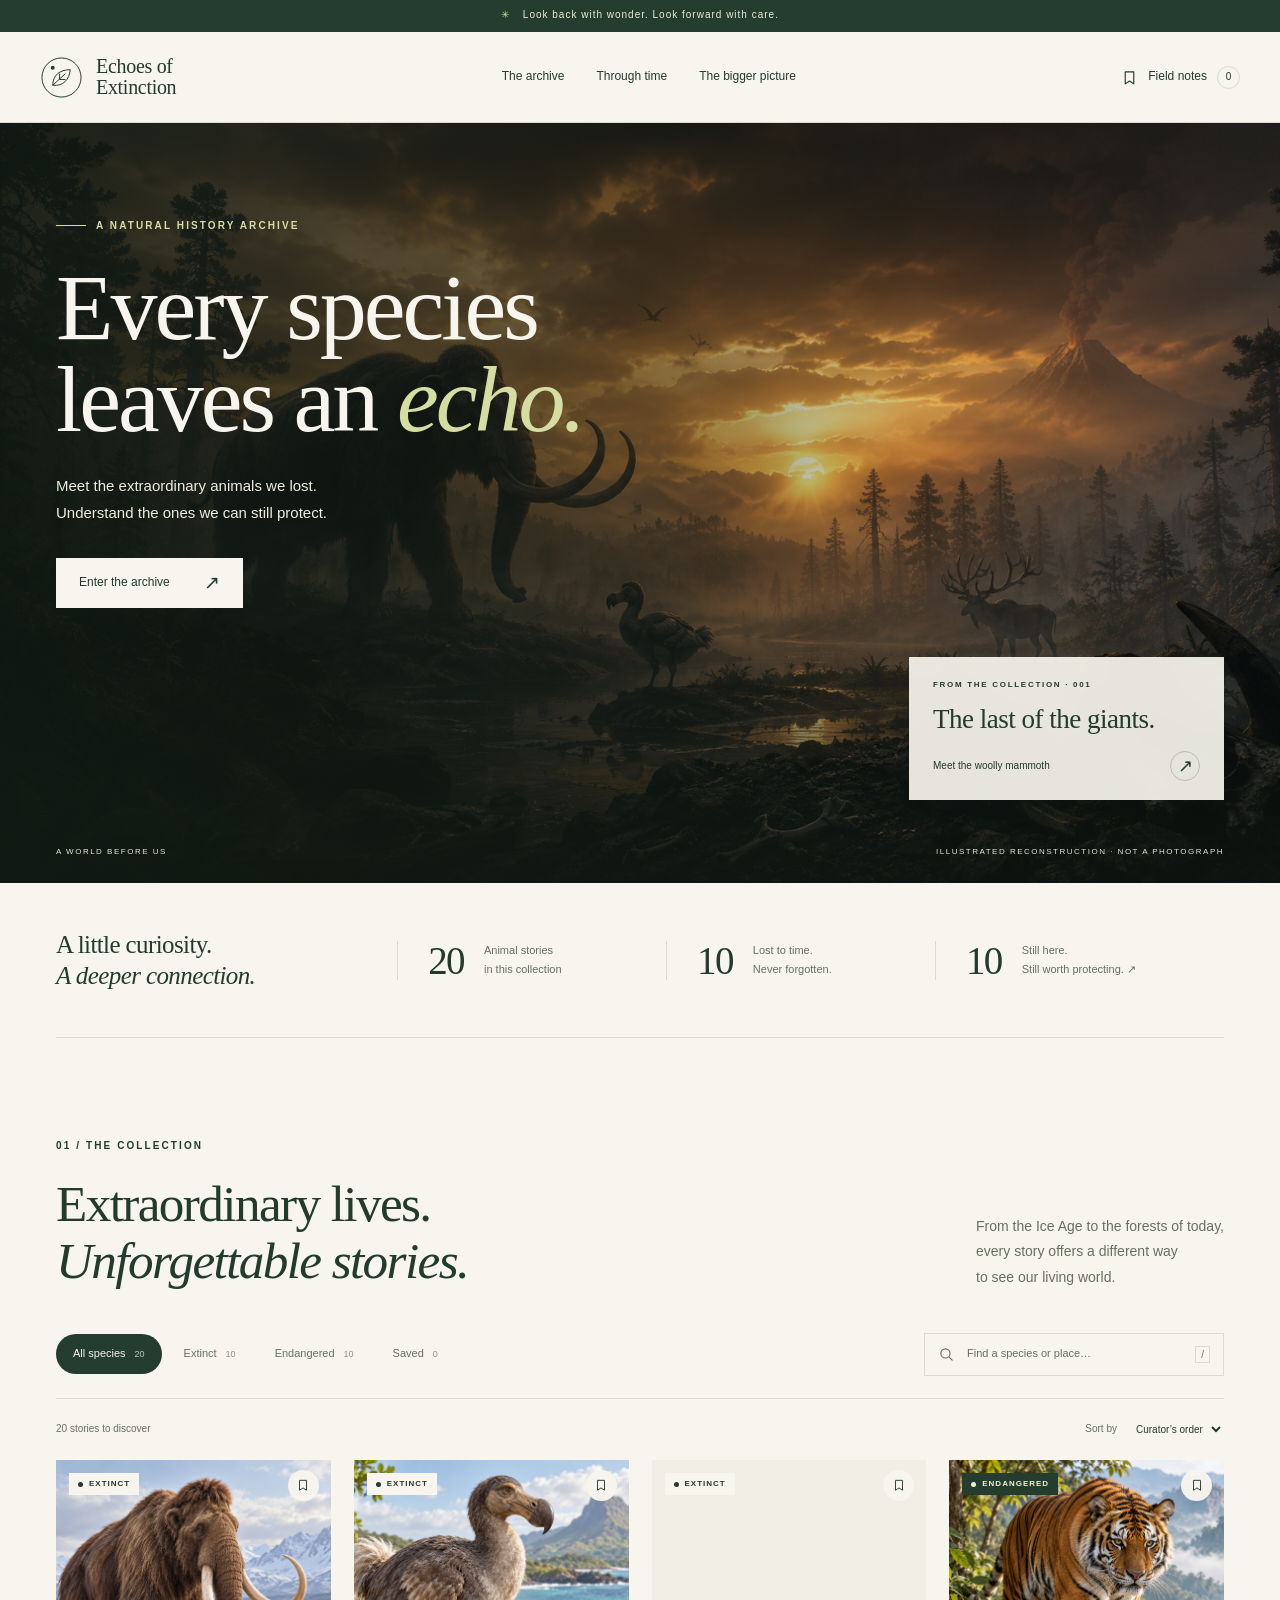
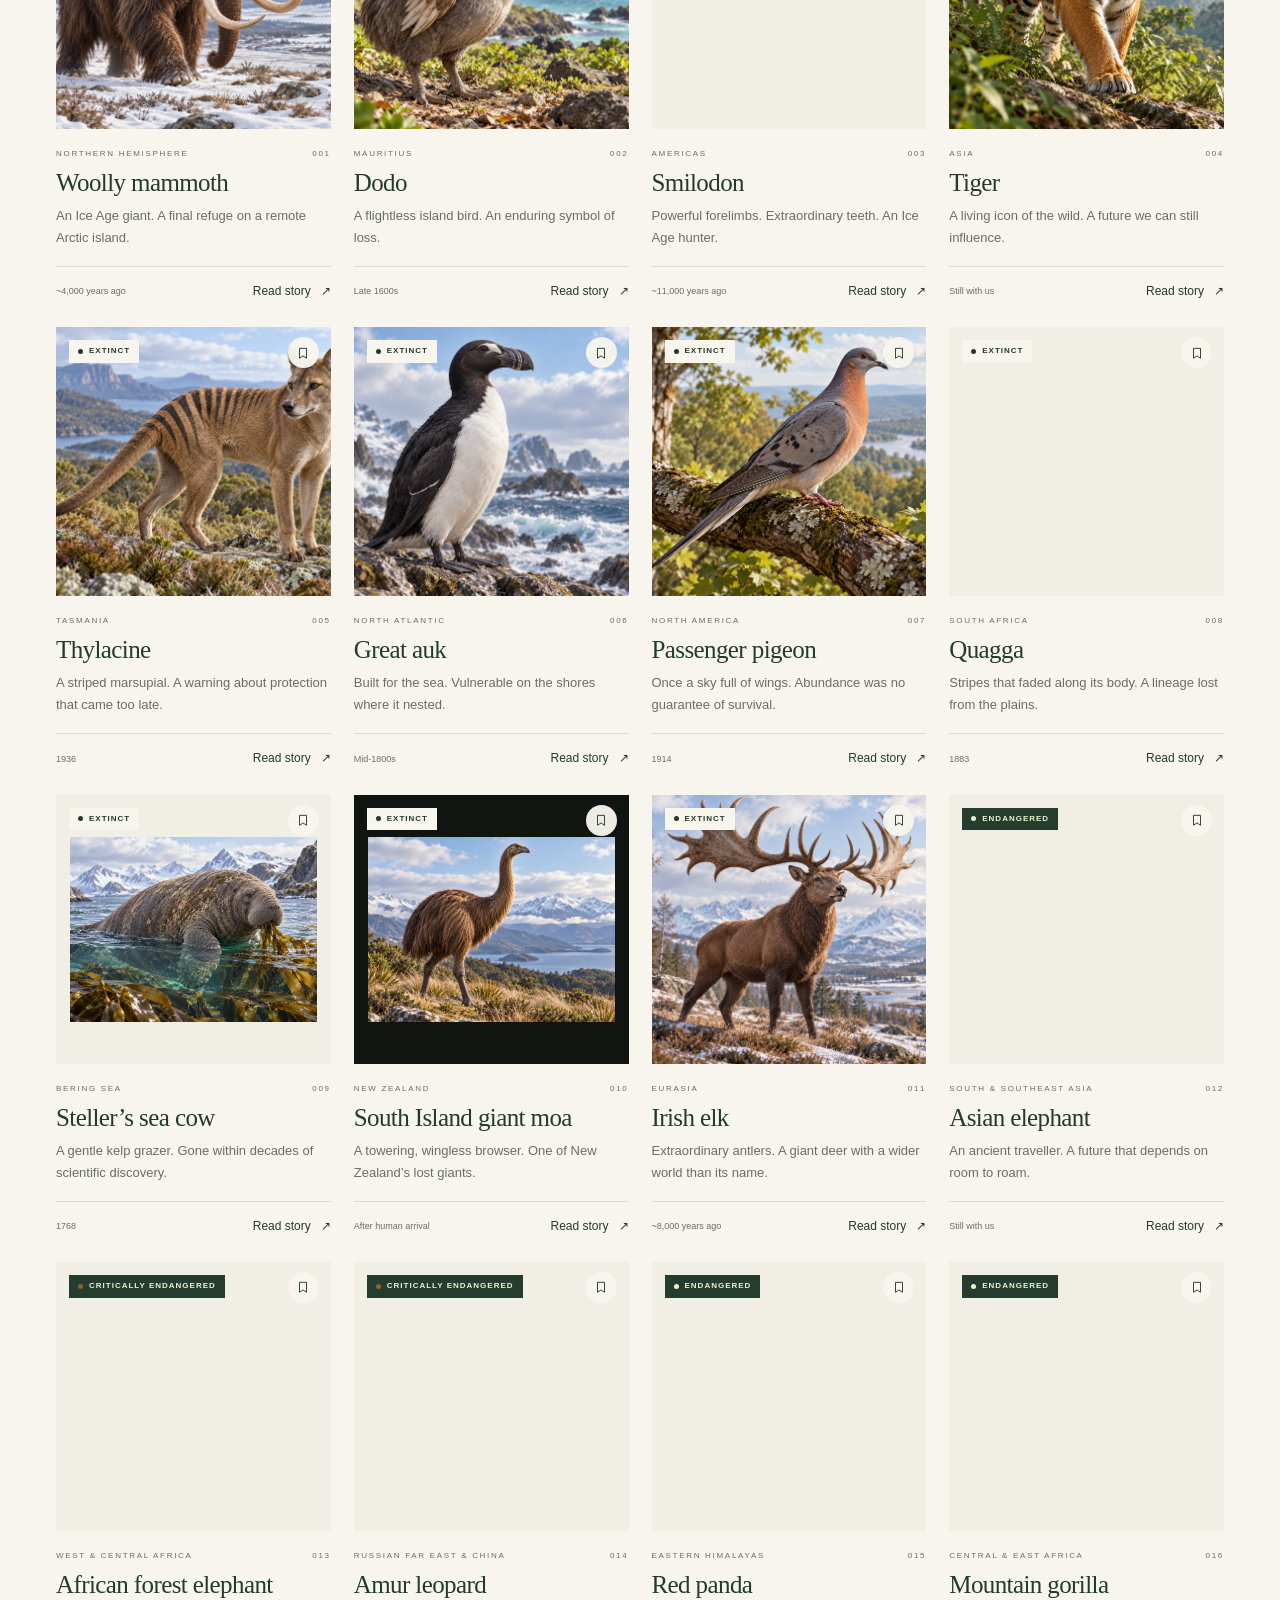
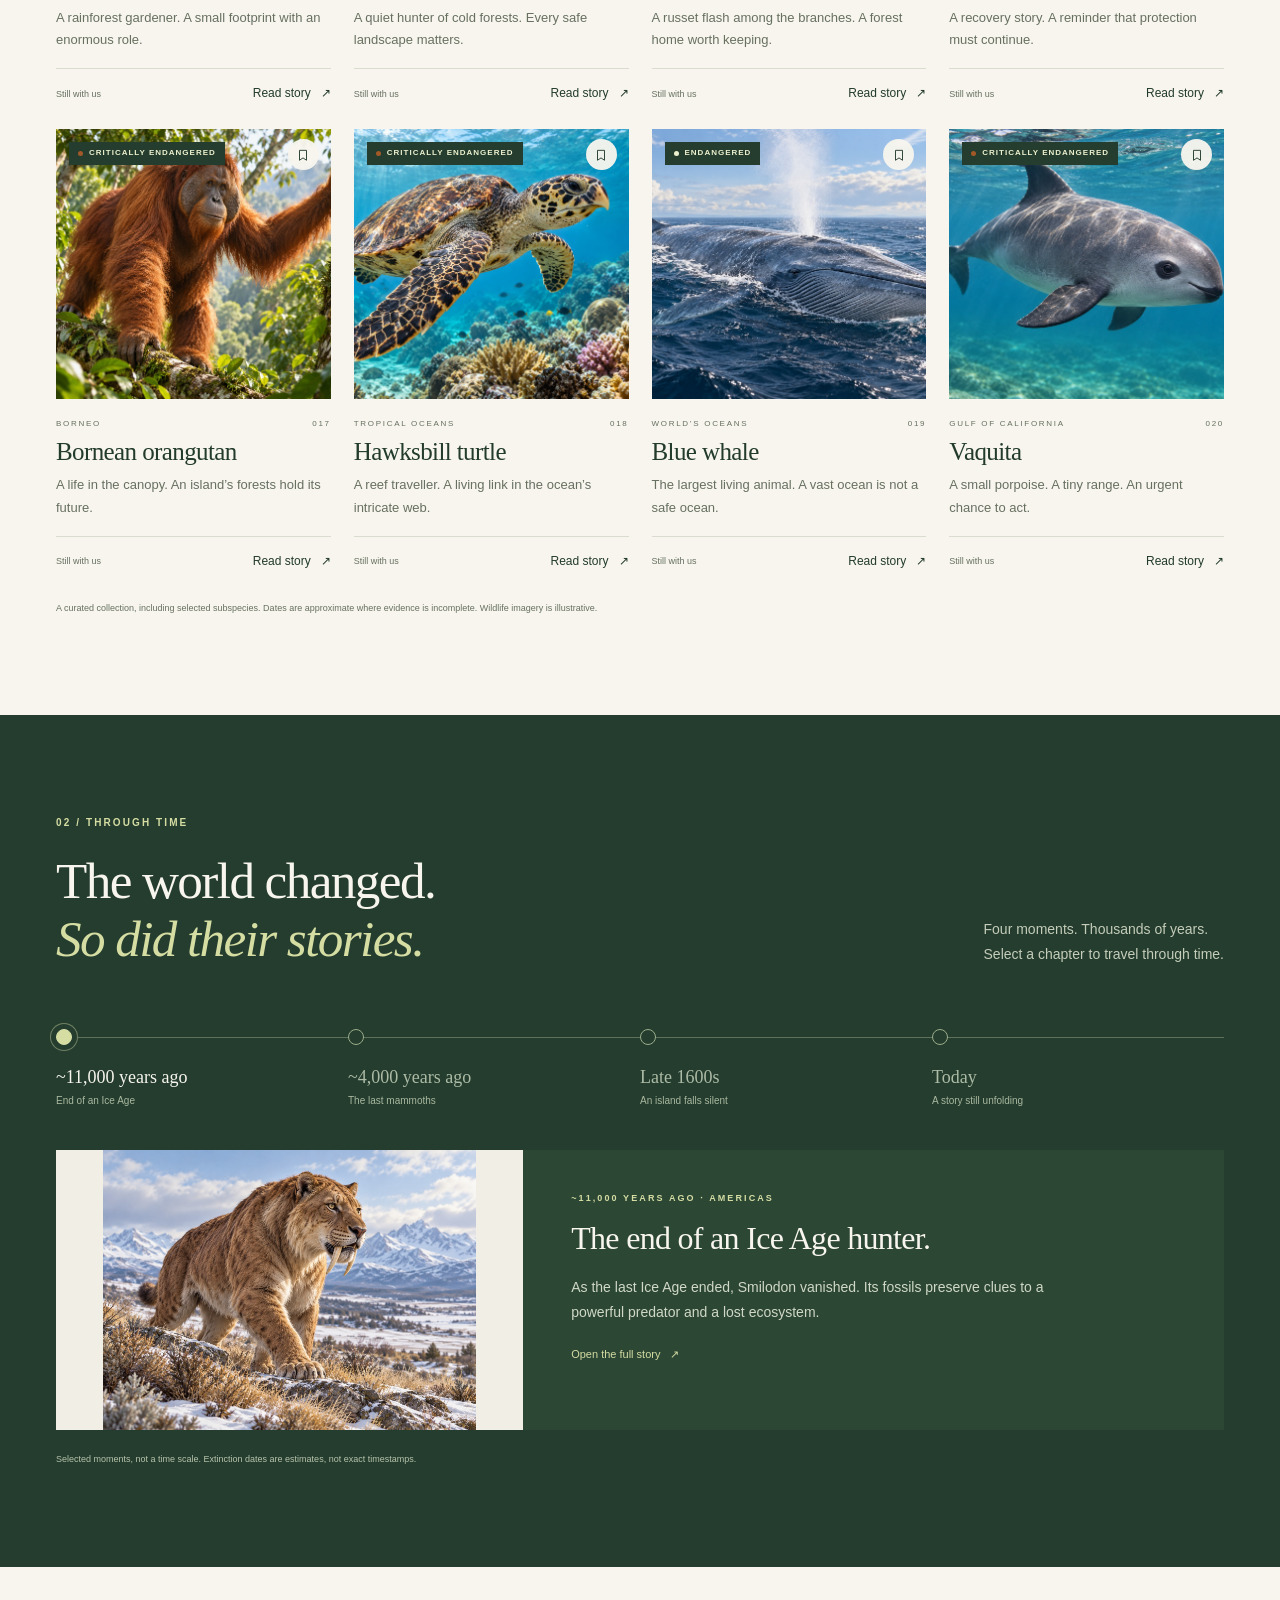
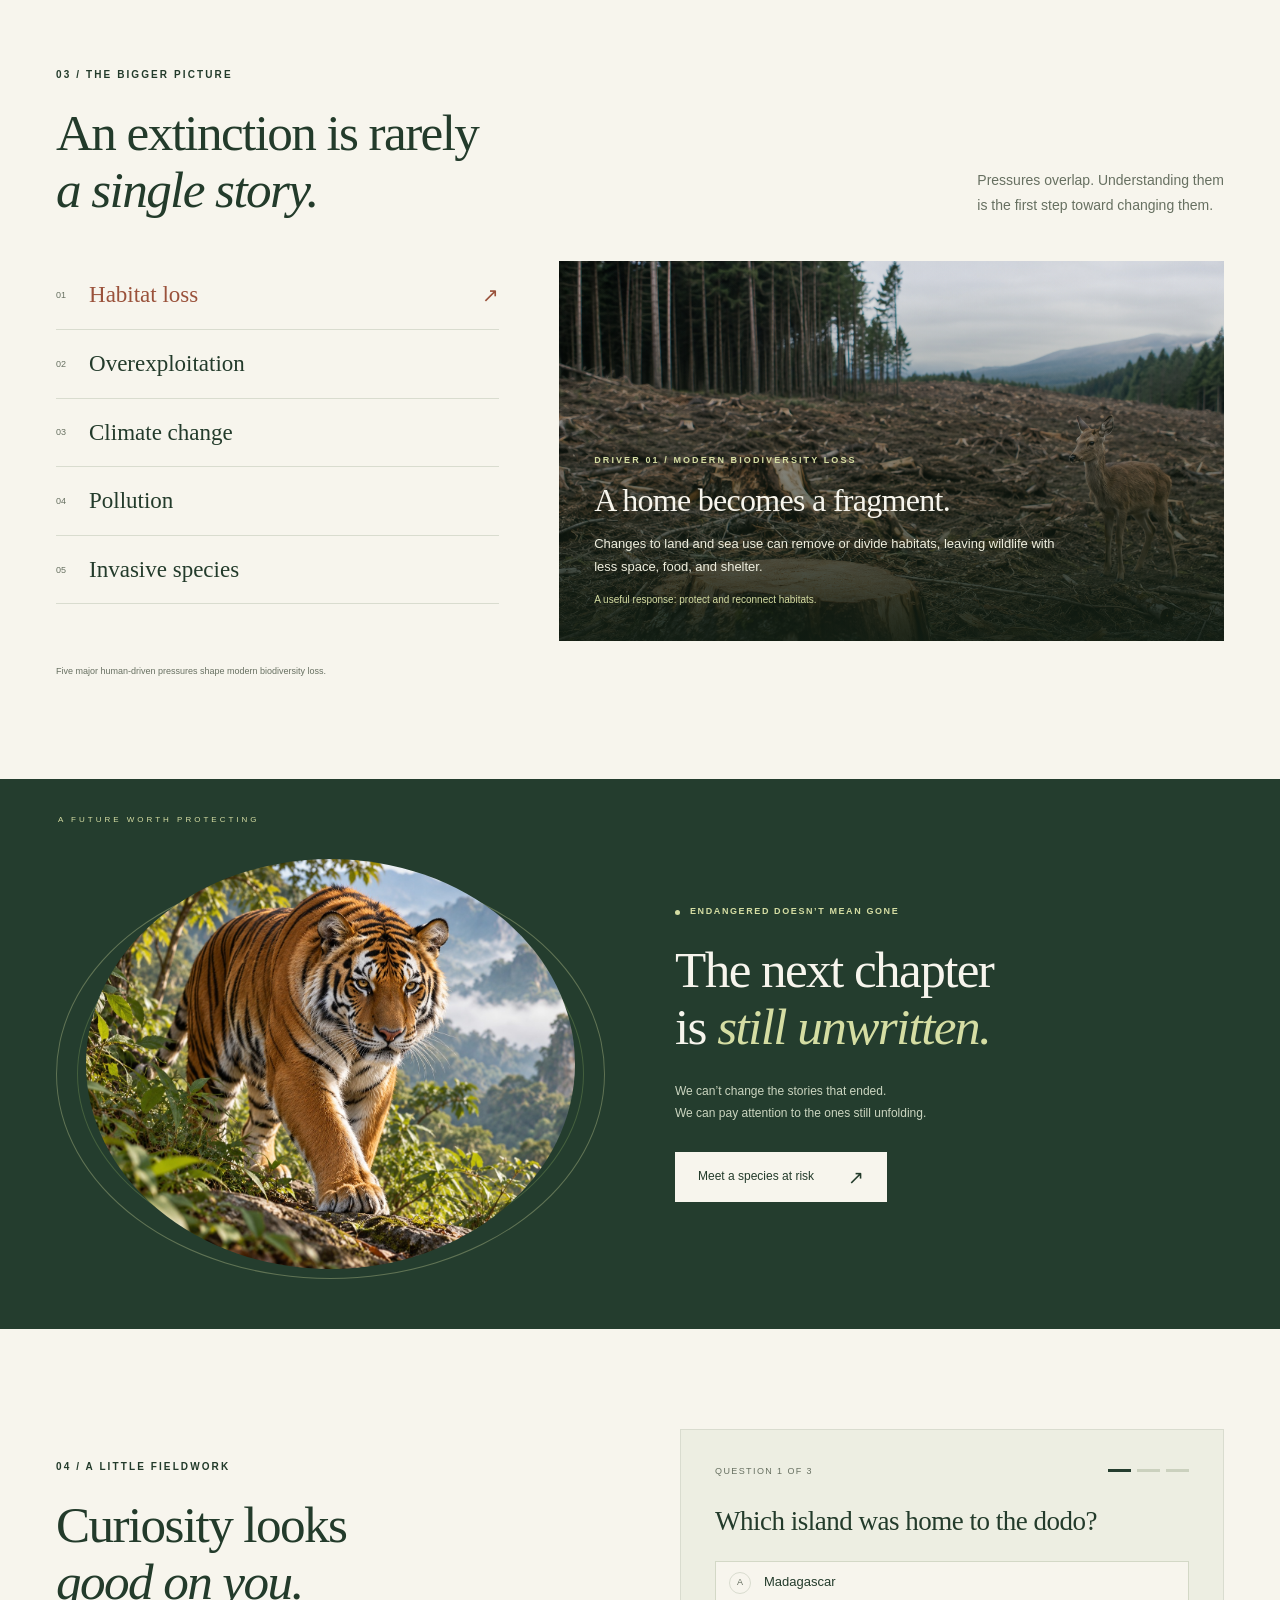
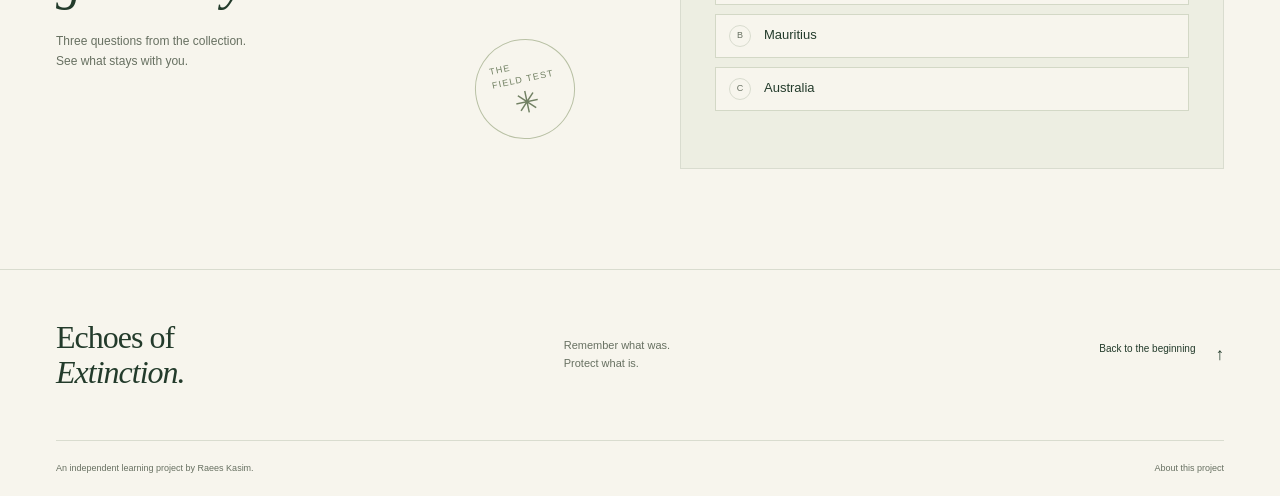
<file: index.html>
<!doctype html>
<html lang="en">
  <head>
    <meta name="google-site-verification" content="qbUpSSSdARyvT0BjKjvGjYnX9CFPfR_WGxmiuIFf3VI" />
    <meta charset="utf-8" />
    <meta name="viewport" content="width=device-width, initial-scale=1" />
    <meta name="theme-color" content="#243d2e" />
    <meta
      name="description"
      content="A natural history archive of extraordinary species. Explore extinct animals, discover wildlife at risk, and understand the stories behind extinction."
    />
    <title>Echoes of Extinction — A natural history archive</title>
    <link rel="icon" href="favicon.svg" type="image/svg+xml" />
    <link rel="stylesheet" href="design.css" />
    <link rel="preload" href="exti.png" as="image" />
    <script src="species-data.js" defer></script>
    <script src="app.js" defer></script>
  </head>
  <body>
    <a class="skip-link" href="#main">Skip to content</a>
    <div class="reading-progress" aria-hidden="true">
      <span id="reading-progress"></span>
    </div>
    <div class="announcement">
      <span aria-hidden="true">✳</span> Look back with wonder. Look forward with
      care.
    </div>
    <header class="site-header">
      <div class="header-inner">
        <a class="brand" href="#home" aria-label="Echoes of Extinction, home">
          <svg
            class="brand-mark"
            viewBox="0 0 44 44"
            fill="none"
            aria-hidden="true"
          >
            <circle cx="22" cy="22" r="20" stroke="currentColor" />
            <path
              d="M13 30c0-10 7-16 18-16-1 10-7 17-18 16Z"
              stroke="currentColor"
            />
            <path d="m13 30 13-12M20 24v-6M20 24h6" stroke="currentColor" />
            <circle cx="13" cy="12" r="2" fill="currentColor" />
          </svg>
          <span>Echoes of<br /><strong>Extinction</strong></span>
        </a>
        <nav class="desktop-nav" aria-label="Main navigation">
          <a href="#archive">The archive</a><a href="#timeline">Through time</a
          ><a href="#causes">The bigger picture</a>
        </nav>
        <div class="header-actions">
          <button
            class="saved-header"
            id="show-saved"
            aria-label="View saved species"
          >
            <svg viewBox="0 0 24 24" fill="none" aria-hidden="true">
              <path
                d="M6 4h12v17l-6-4-6 4V4Z"
                stroke="currentColor"
                stroke-width="1.6"
                stroke-linejoin="round"
              /></svg
            ><span class="saved-label">Field notes</span
            ><span class="saved-count" id="saved-count">0</span>
          </button>
          <button
            class="menu-toggle icon-button"
            id="menu-toggle"
            aria-expanded="false"
            aria-controls="mobile-nav"
            aria-label="Open navigation menu"
          >
            <svg viewBox="0 0 24 24" fill="none" aria-hidden="true">
              <path
                d="M4 7h16M4 12h16M4 17h16"
                stroke="currentColor"
                stroke-width="1.6"
              />
            </svg>
          </button>
        </div>
      </div>
      <nav
        id="mobile-nav"
        class="mobile-nav"
        aria-label="Mobile navigation"
        hidden
      >
        <a href="#archive">The archive <span aria-hidden="true">↗</span></a
        ><a href="#timeline">Through time <span aria-hidden="true">↗</span></a
        ><a href="#causes"
          >The bigger picture <span aria-hidden="true">↗</span></a
        ><a href="#conservation"
          >A future worth protecting <span aria-hidden="true">↗</span></a
        >
      </nav>
    </header>
    <main id="main">
      <section class="hero" id="home" aria-labelledby="hero-title">
        <img
          class="hero-art"
          src="exti.png"
          alt="An illustrated prehistoric landscape with a woolly mammoth beside a river at sunset"
          width="1672"
          height="941"
          fetchpriority="high"
        />
        <div class="hero-shade" aria-hidden="true"></div>
        <div class="hero-inner container">
          <div class="hero-copy">
            <p class="eyebrow light">
              <span class="line" aria-hidden="true"></span> A natural history
              archive
            </p>
            <h1 id="hero-title">Every species<br />leaves an <em>echo.</em></h1>
            <p class="hero-description">
              Meet the extraordinary animals we lost.<br />Understand the ones
              we can still protect.
            </p>
            <a class="button button-cream" href="#archive"
              >Enter the archive <span aria-hidden="true">↗</span></a
            >
          </div>
          <button class="hero-story" data-species="mammoth">
            <span class="eyebrow">From the collection · 001</span
            ><span class="hero-story-title">The last of the giants.</span
            ><span class="hero-story-bottom"
              >Meet the woolly mammoth
              <span class="circle-arrow" aria-hidden="true">↗</span></span
            >
          </button>
          <div class="hero-caption">
            <span>A world before us</span
            ><span>Illustrated reconstruction · not a photograph</span>
          </div>
        </div>
      </section>
      <section class="intro-strip container" aria-label="About the archive">
        <p>A little curiosity.<br /><em>A deeper connection.</em></p>
        <div>
          <span class="intro-number" id="intro-total">20</span
          ><span>Animal stories<br />in this collection</span>
        </div>
        <div>
          <span class="intro-number" id="intro-extinct">10</span
          ><span>Lost to time.<br />Never forgotten.</span>
        </div>
        <a href="#conservation"
          ><span class="intro-number" id="intro-living">10</span
          ><span
            >Still here.<br />Still worth protecting.
            <span aria-hidden="true">↗</span></span
          ></a
        >
      </section>
      <section
        class="archive section-space container"
        id="archive"
        aria-labelledby="archive-title"
      >
        <div class="section-heading">
          <div>
            <p class="eyebrow">01 / The collection</p>
            <h2 id="archive-title">
              Extraordinary lives.<br /><em>Unforgettable stories.</em>
            </h2>
          </div>
          <p class="heading-note">
            From the Ice Age to the forests of today,<br />every story offers a
            different way<br />to see our living world.
          </p>
        </div>
        <div class="archive-toolbar">
          <div
            class="filter-group"
            aria-label="Filter species by conservation status"
          >
            <button class="filter active" data-filter="all" aria-pressed="true">
              All species <span id="all-filter-count">20</span></button
            ><button class="filter" data-filter="extinct" aria-pressed="false">
              Extinct <span id="extinct-filter-count">10</span></button
            ><button
              class="filter"
              data-filter="endangered"
              aria-pressed="false"
            >
              Endangered <span id="endangered-filter-count">10</span></button
            ><button class="filter" data-filter="saved" aria-pressed="false">
              Saved <span id="saved-filter-count">0</span>
            </button>
          </div>
          <div class="search-field">
            <svg viewBox="0 0 24 24" fill="none" aria-hidden="true">
              <circle
                cx="10.5"
                cy="10.5"
                r="6.5"
                stroke="currentColor"
                stroke-width="1.6"
              />
              <path
                d="m16 16 4 4"
                stroke="currentColor"
                stroke-width="1.6"
                stroke-linecap="round"
              /></svg
            ><label class="sr-only" for="species-search"
              >Search species, place, or scientific name</label
            ><input
              type="search"
              id="species-search"
              placeholder="Find a species or place…"
              autocomplete="off"
            /><kbd aria-hidden="true">/</kbd>
          </div>
        </div>
        <div class="archive-meta">
          <p id="result-count" role="status" aria-live="polite">
            20 stories to discover
          </p>
          <label class="sort-label" for="species-sort"
            >Sort by
            <select id="species-sort">
              <option value="featured">Curator’s order</option>
              <option value="name">Name A–Z</option>
            </select></label
          >
        </div>
        <div class="species-grid" id="species-grid"></div>
        <div class="empty-state" id="empty-state" hidden>
          <span class="empty-mark" aria-hidden="true">✳</span>
          <h3 id="empty-title">No species found.</h3>
          <p id="empty-description">
            Try another name, place, or a different filter.
          </p>
          <button class="button button-green" id="reset-filters">
            Explore all species <span aria-hidden="true">↗</span>
          </button>
        </div>
        <p class="archive-footnote">A curated collection, including selected subspecies. Dates are approximate where evidence is incomplete. Wildlife imagery is illustrative.</p>
        <noscript><div class="no-script"><h3>Explore the collection</h3><p>Interactive search and story panels require JavaScript.</p></div></noscript>
      </section>
      <section
        class="timeline-section section-space"
        id="timeline"
        aria-labelledby="timeline-title"
      >
        <div class="container">
          <div class="section-heading">
            <div>
              <p class="eyebrow light">02 / Through time</p>
              <h2 id="timeline-title">
                The world changed.<br /><em>So did their stories.</em>
              </h2>
            </div>
            <p class="heading-note">
              Four moments. Thousands of years.<br />Select a chapter to travel
              through time.
            </p>
          </div>
          <div
            class="timeline-tabs"
            role="tablist"
            aria-label="Select a moment in natural history"
          >
            <button
              class="timeline-tab active"
              id="time-smilodon"
              role="tab"
              aria-selected="true"
              aria-controls="timeline-panel"
              tabindex="0"
              data-time="smilodon"
            >
              <span class="timeline-dot" aria-hidden="true"></span
              ><strong>~11,000 years ago</strong><span>End of an Ice Age</span>
            </button>
            <button
              class="timeline-tab"
              id="time-mammoth"
              role="tab"
              aria-selected="false"
              aria-controls="timeline-panel"
              tabindex="-1"
              data-time="mammoth"
            >
              <span class="timeline-dot" aria-hidden="true"></span
              ><strong>~4,000 years ago</strong><span>The last mammoths</span>
            </button>
            <button
              class="timeline-tab"
              id="time-dodo"
              role="tab"
              aria-selected="false"
              aria-controls="timeline-panel"
              tabindex="-1"
              data-time="dodo"
            >
              <span class="timeline-dot" aria-hidden="true"></span
              ><strong>Late 1600s</strong><span>An island falls silent</span>
            </button>
            <button
              class="timeline-tab"
              id="time-tiger"
              role="tab"
              aria-selected="false"
              aria-controls="timeline-panel"
              tabindex="-1"
              data-time="tiger"
            >
              <span class="timeline-dot" aria-hidden="true"></span
              ><strong>Today</strong><span>A story still unfolding</span>
            </button>
          </div>
          <div
            id="timeline-panel"
            class="timeline-panel"
            role="tabpanel"
            aria-labelledby="time-smilodon"
            tabindex="0"
          ></div>
          <p class="timeline-note">
            Selected moments, not a time scale. Extinction dates are estimates,
            not exact timestamps.
          </p>
        </div>
      </section>
      <section
        class="causes-section section-space container"
        id="causes"
        aria-labelledby="causes-title"
      >
        <div class="section-heading">
          <div>
            <p class="eyebrow">03 / The bigger picture</p>
            <h2 id="causes-title">
              An extinction is rarely<br /><em>a single story.</em>
            </h2>
          </div>
          <p class="heading-note">
            Pressures overlap. Understanding them<br />is the first step toward
            changing them.
          </p>
        </div>
        <div class="causes-layout">
          <div
            class="cause-list"
            role="tablist"
            aria-label="Explore drivers of biodiversity loss"
            aria-orientation="vertical"
          >
            <button
              class="cause-tab active"
              id="cause-habitat"
              role="tab"
              aria-selected="true"
              aria-controls="cause-panel"
              tabindex="0"
              data-cause="habitat"
            >
              <span>01</span> Habitat loss <span aria-hidden="true">↗</span>
            </button>
            <button
              class="cause-tab"
              id="cause-exploitation"
              role="tab"
              aria-selected="false"
              aria-controls="cause-panel"
              tabindex="-1"
              data-cause="exploitation"
            >
              <span>02</span> Overexploitation <span aria-hidden="true">↗</span>
            </button>
            <button
              class="cause-tab"
              id="cause-climate"
              role="tab"
              aria-selected="false"
              aria-controls="cause-panel"
              tabindex="-1"
              data-cause="climate"
            >
              <span>03</span> Climate change <span aria-hidden="true">↗</span>
            </button>
            <button
              class="cause-tab"
              id="cause-pollution"
              role="tab"
              aria-selected="false"
              aria-controls="cause-panel"
              tabindex="-1"
              data-cause="pollution"
            >
              <span>04</span> Pollution <span aria-hidden="true">↗</span>
            </button>
            <button
              class="cause-tab"
              id="cause-invasive"
              role="tab"
              aria-selected="false"
              aria-controls="cause-panel"
              tabindex="-1"
              data-cause="invasive"
            >
              <span>05</span> Invasive species <span aria-hidden="true">↗</span>
            </button>
          </div>
          <div
            class="cause-panel"
            id="cause-panel"
            role="tabpanel"
            aria-labelledby="cause-habitat"
            tabindex="0"
          ></div>
        </div>
        <p class="source-note">Five major human-driven pressures shape modern biodiversity loss.</p>
      </section>
      <section
        class="conservation-section"
        id="conservation"
        aria-labelledby="conservation-title"
      >
        <div class="container conservation-layout">
          <div class="conservation-art" aria-hidden="true">
            <div class="conservation-orbit"></div>
            <span class="orbit-label">A future worth protecting</span
            ><img
              class="wildlife-photo"
              src="assets/animals/tiger.jpg"
              alt=""
              loading="lazy"
              width="1280"
              height="853"
            />
          </div>
          <div class="conservation-copy">
            <p class="eyebrow light">
              <span class="status-dot" aria-hidden="true"></span> Endangered
              doesn’t mean gone
            </p>
            <h2 id="conservation-title">
              The next chapter<br />is <em>still unwritten.</em>
            </h2>
            <p>
              We can’t change the stories that ended.<br />We can pay attention
              to the ones still unfolding.
            </p>
            <button class="button button-cream" id="explore-endangered">
              Meet a species at risk <span aria-hidden="true">↗</span></button
            >
          </div>
        </div>
      </section>
      <section
        class="challenge-section section-space container"
        id="challenge"
        aria-labelledby="challenge-title"
      >
        <div class="challenge-intro">
          <p class="eyebrow">04 / A little fieldwork</p>
          <h2 id="challenge-title">
            Curiosity looks<br /><em>good on you.</em>
          </h2>
          <p>
            Three questions from the collection.<br />See what stays with you.
          </p>
          <span class="challenge-stamp" aria-hidden="true"
            >THE<br />FIELD TEST <span>✳</span></span
          >
        </div>
        <div class="quiz-panel" id="quiz-panel" aria-live="polite"></div>
      </section>
      <footer class="site-footer">
        <div class="container footer-top">
          <a class="footer-brand" href="#home"
            >Echoes of <em>Extinction.</em></a
          >
          <p>Remember what was.<br />Protect what is.</p>
          <a href="#home" class="back-to-top"
            >Back to the beginning <span aria-hidden="true">↑</span></a
          >
        </div>
        <div class="container footer-bottom">
          <p>
            An independent learning project by
            Raees Kasim.
          </p>
          <div>
            <button class="text-button" id="show-sources">About this project</button
            >
          </div>
        </div>
      </footer>
    </main>
    <dialog
      class="story-dialog"
      id="story-dialog"
      aria-labelledby="dialog-title"
    >
      <button
        class="dialog-close icon-button"
        id="dialog-close"
        aria-label="Close story"
      >
        <svg viewBox="0 0 24 24" fill="none" aria-hidden="true">
          <path
            d="m6 6 12 12M18 6 6 18"
            stroke="currentColor"
            stroke-width="1.8"
            stroke-linecap="round"
          />
        </svg>
      </button>
      <div id="dialog-content"></div>
    </dialog>
    <div id="toast" class="toast" role="status" aria-live="polite"></div>
  </body>
</html>
</file>
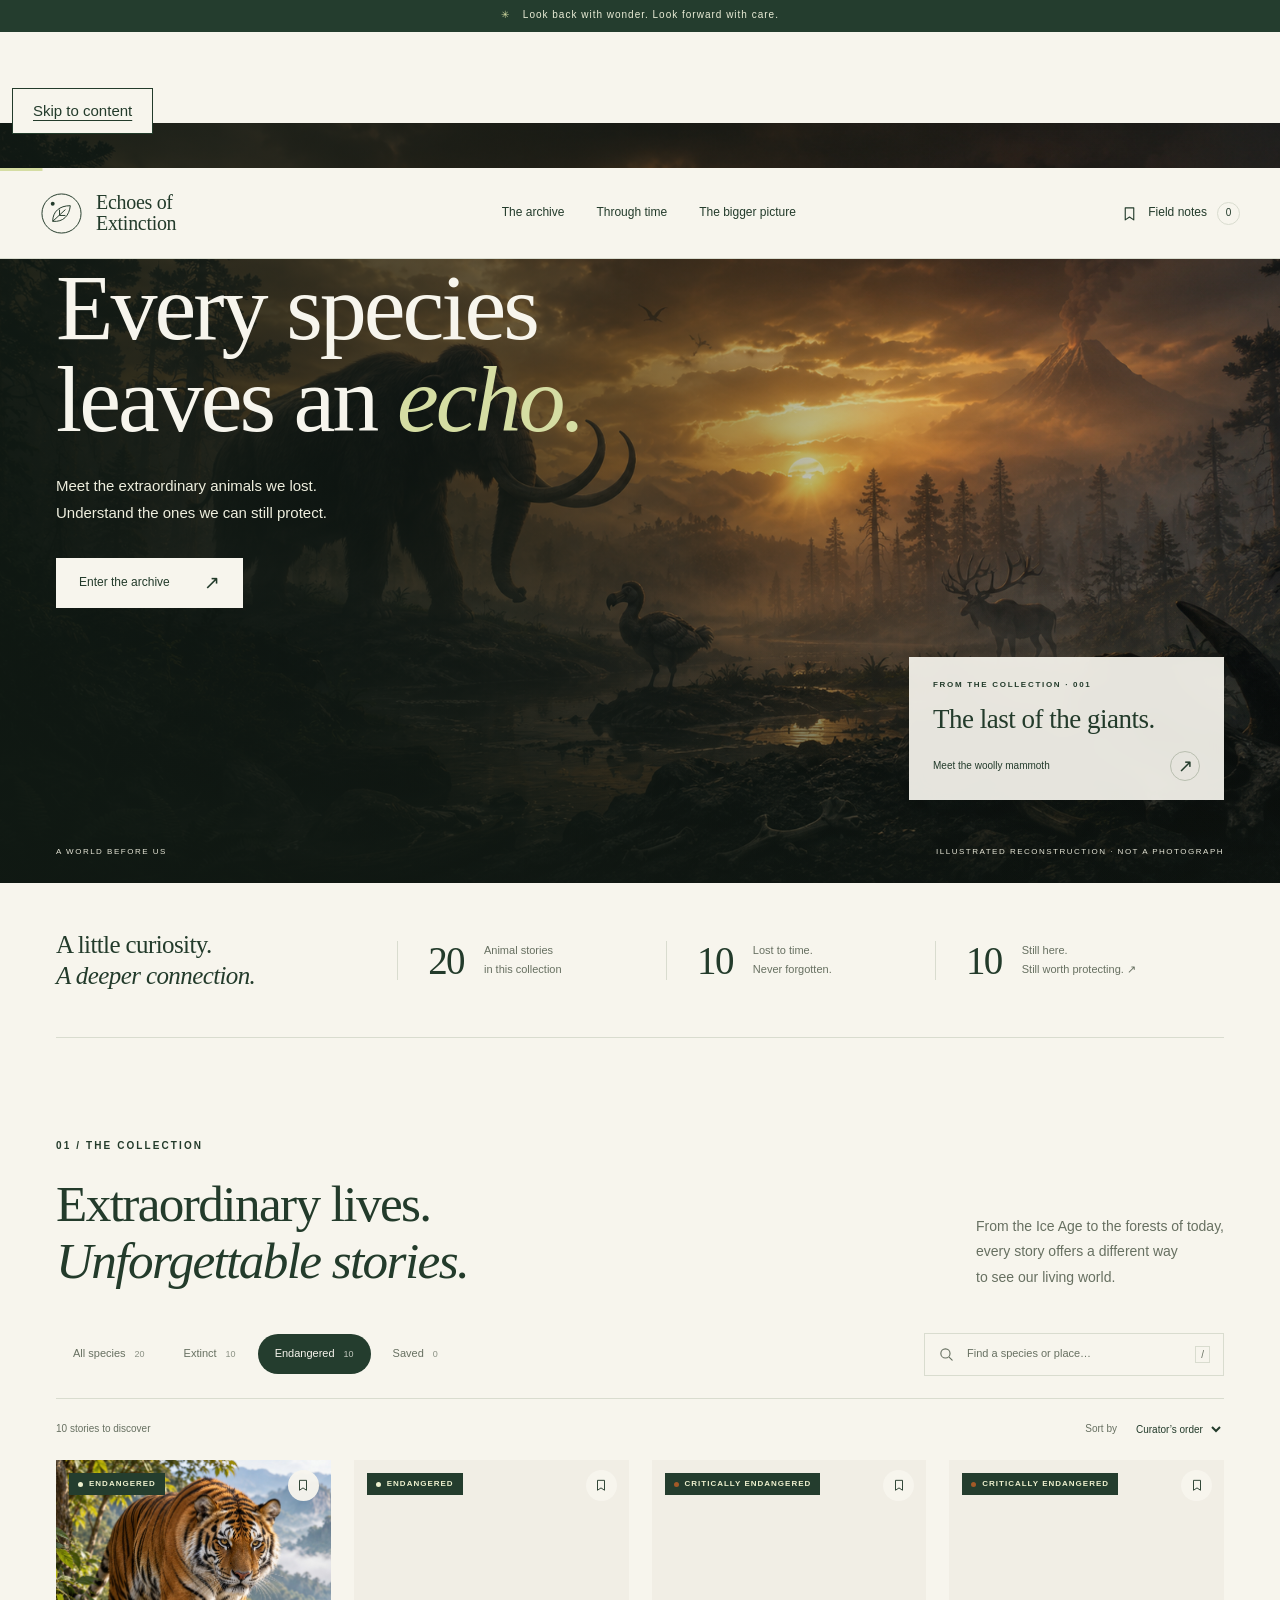
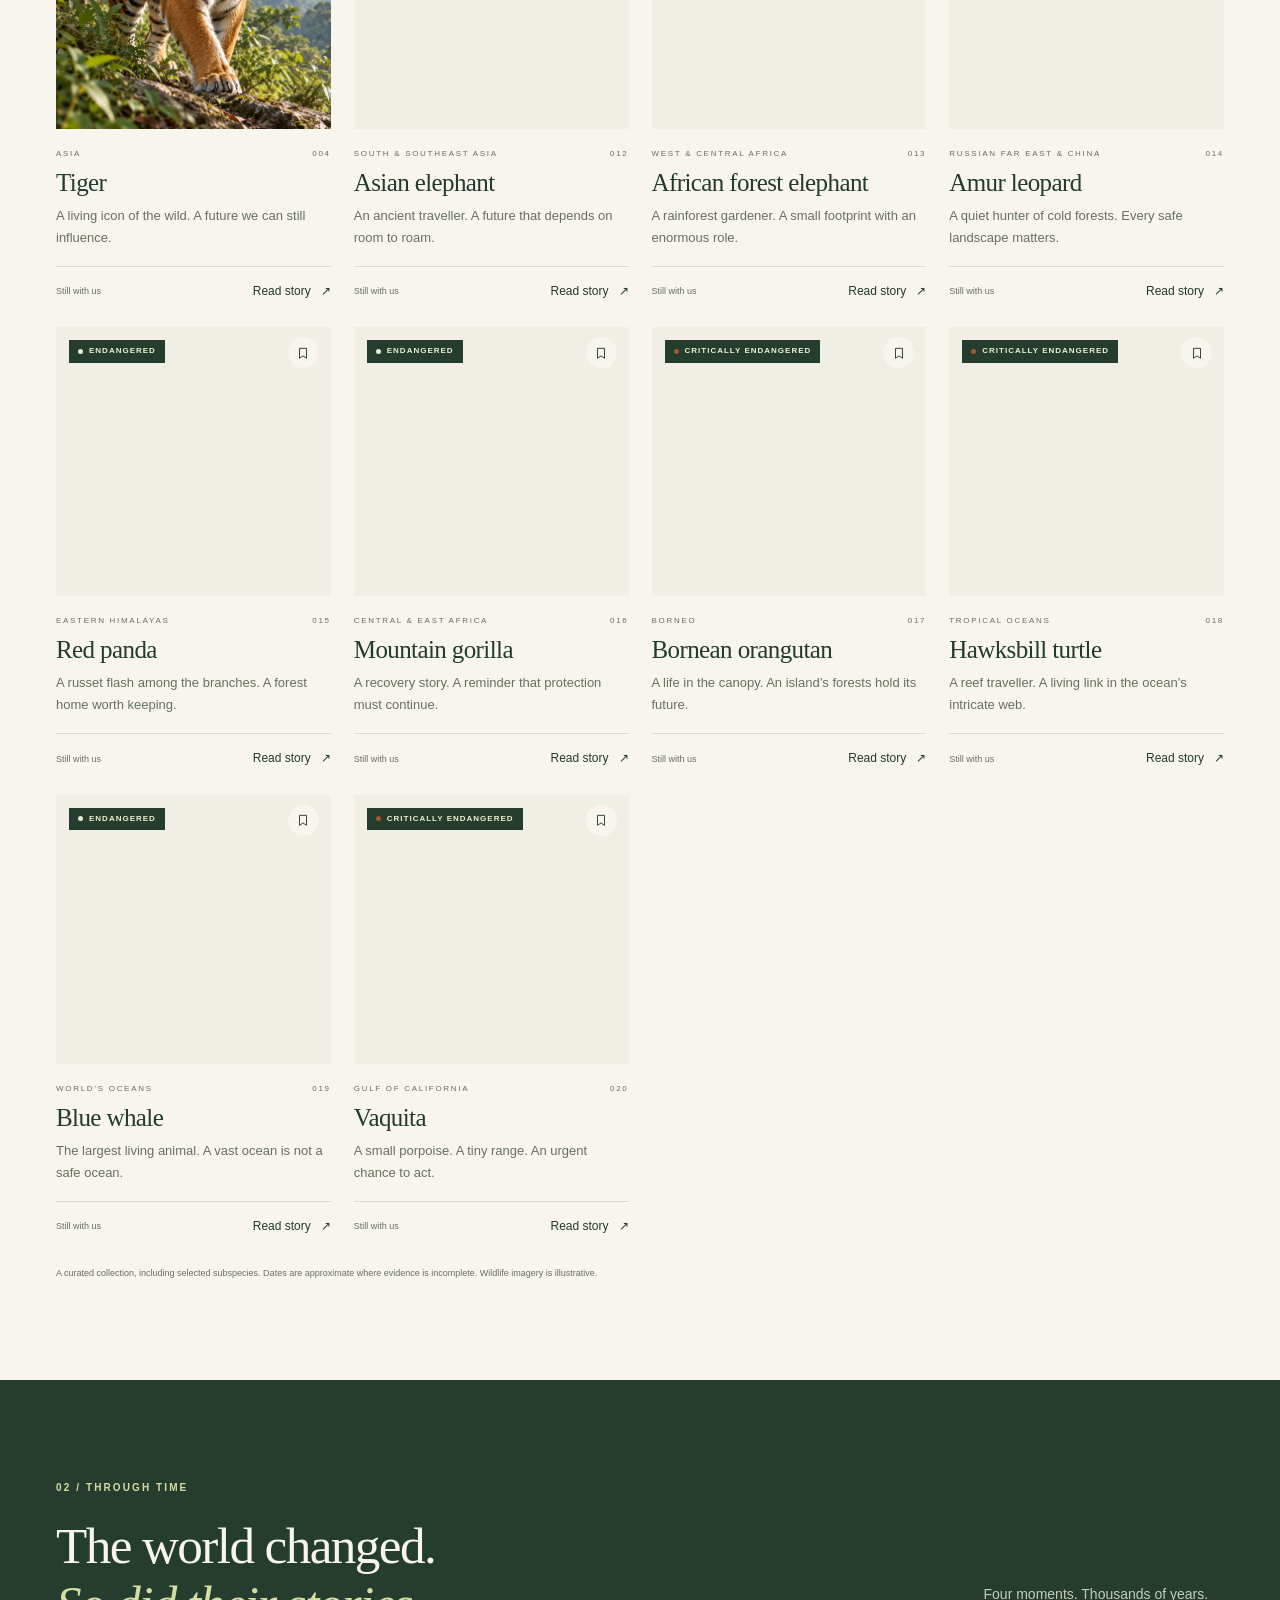
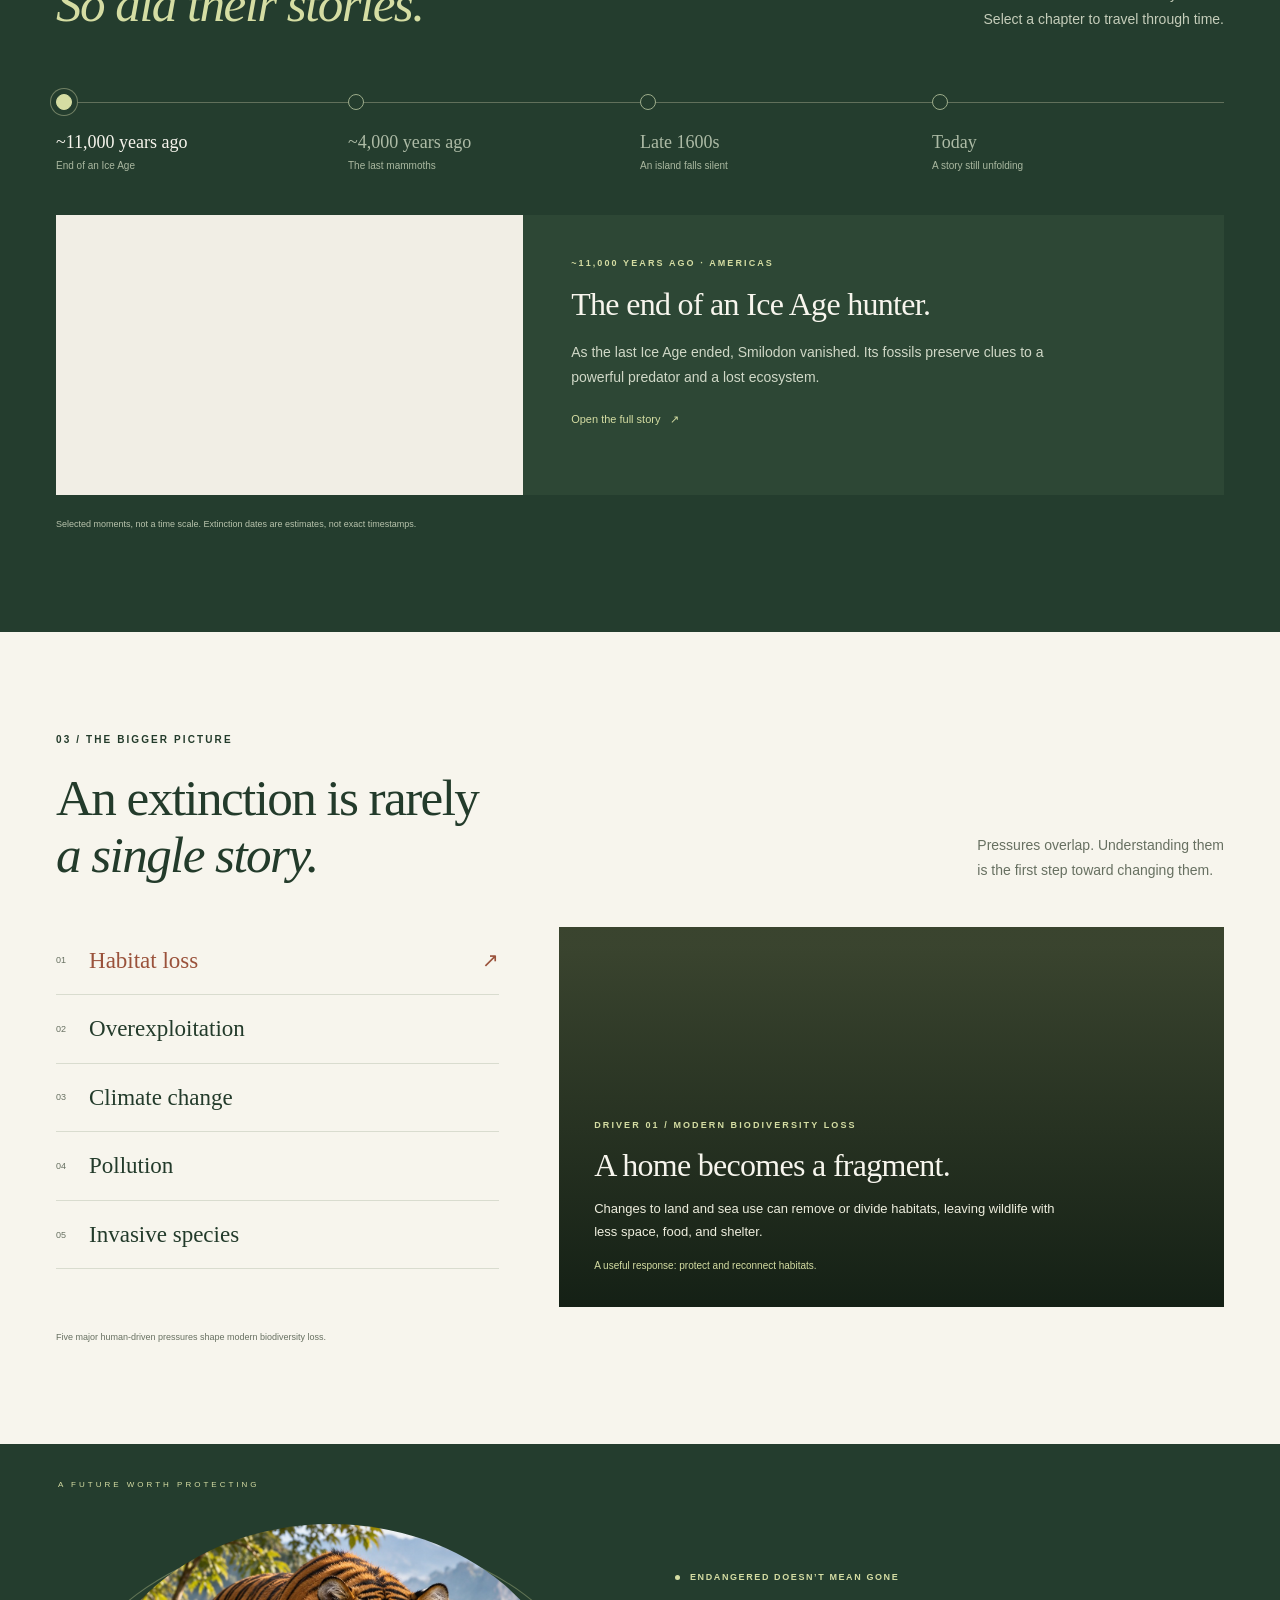
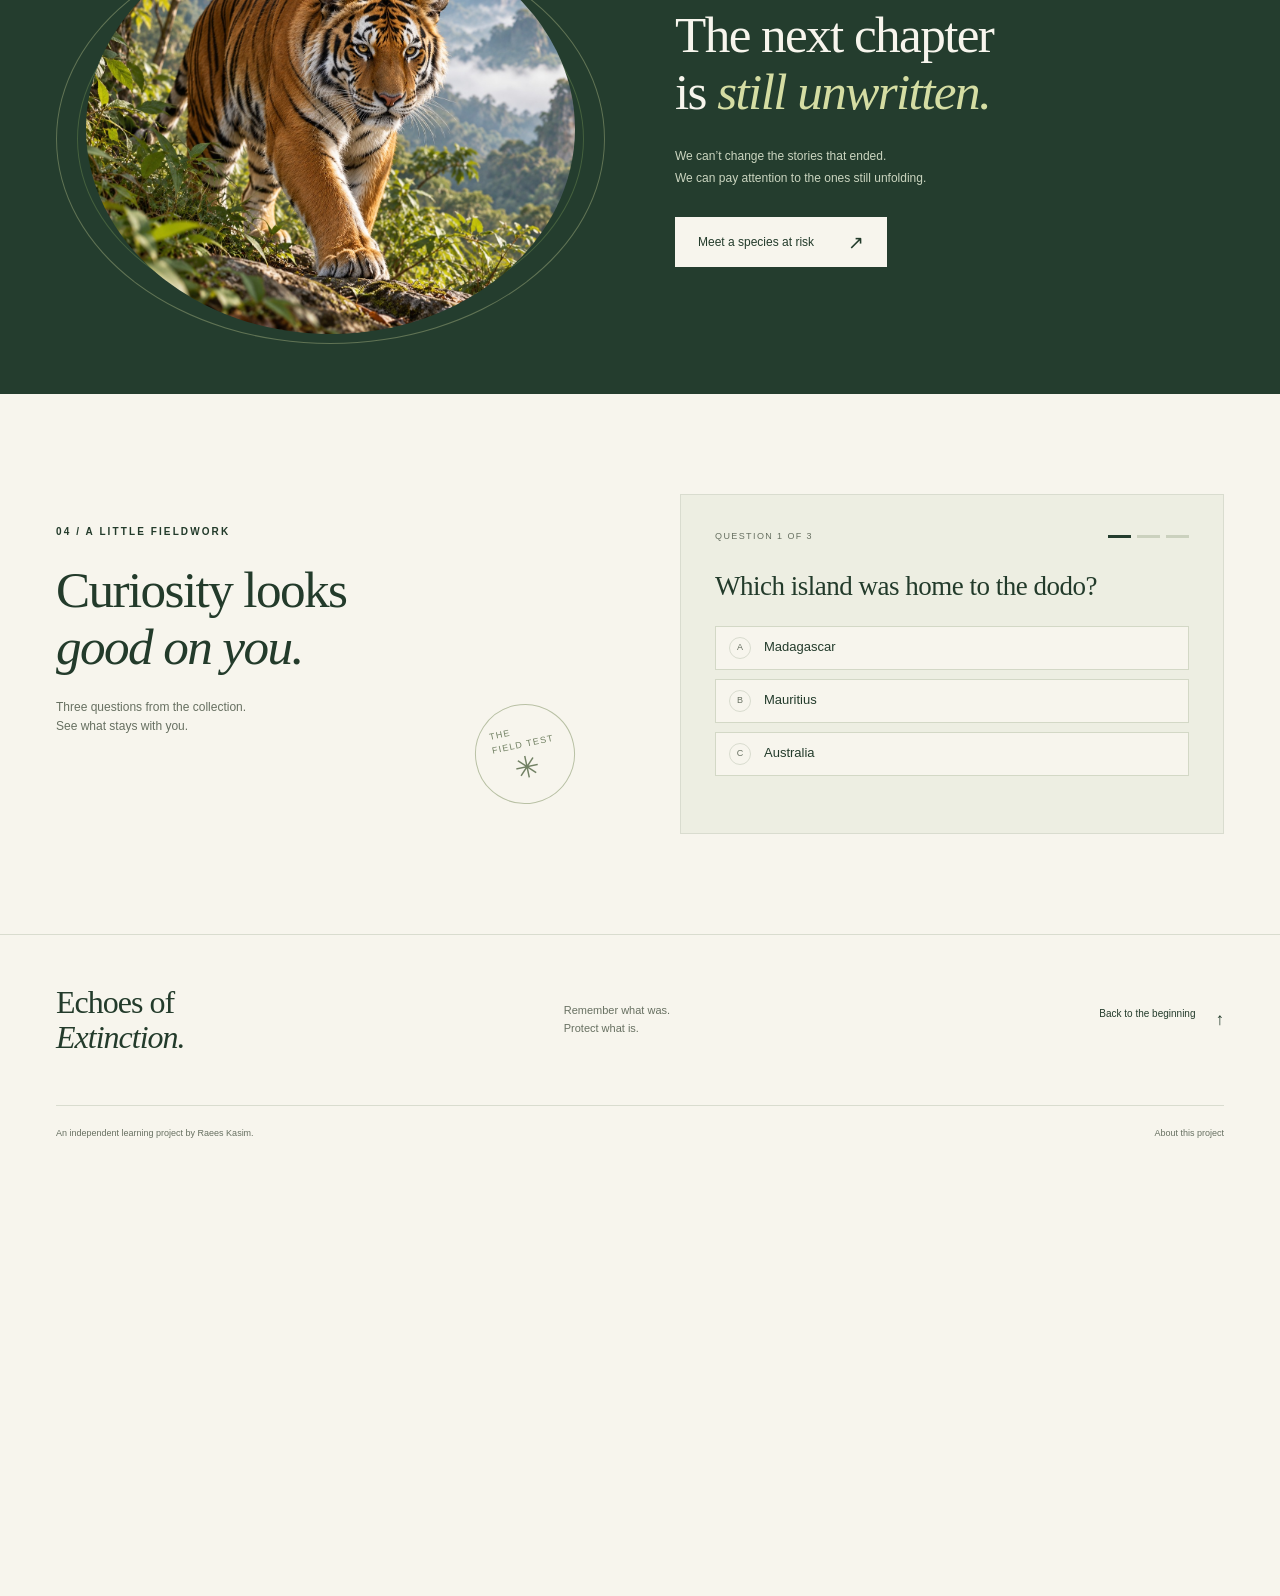
<file: endangered.html>
<!doctype html>
<html lang="en">
  <head>
    <meta charset="utf-8" />
    <meta name="viewport" content="width=device-width, initial-scale=1" />
    <meta
      http-equiv="refresh"
      content="0;url=./index.html?status=endangered#archive"
    />
    <title>Endangered species — Echoes of Extinction</title>
    <link rel="icon" href="favicon.svg" type="image/svg+xml" />
    <link rel="stylesheet" href="design.css" />
  </head>
  <body>
    <main class="container section-space">
      <p class="eyebrow">The collection</p>
      <h1>Endangered species</h1>
      <p>Continue to the endangered species collection.</p>
      <a
        class="button button-green"
        href="./index.html?status=endangered#archive"
        >Explore endangered species ↗</a
      >
    </main>
  </body>
</html>
</file>
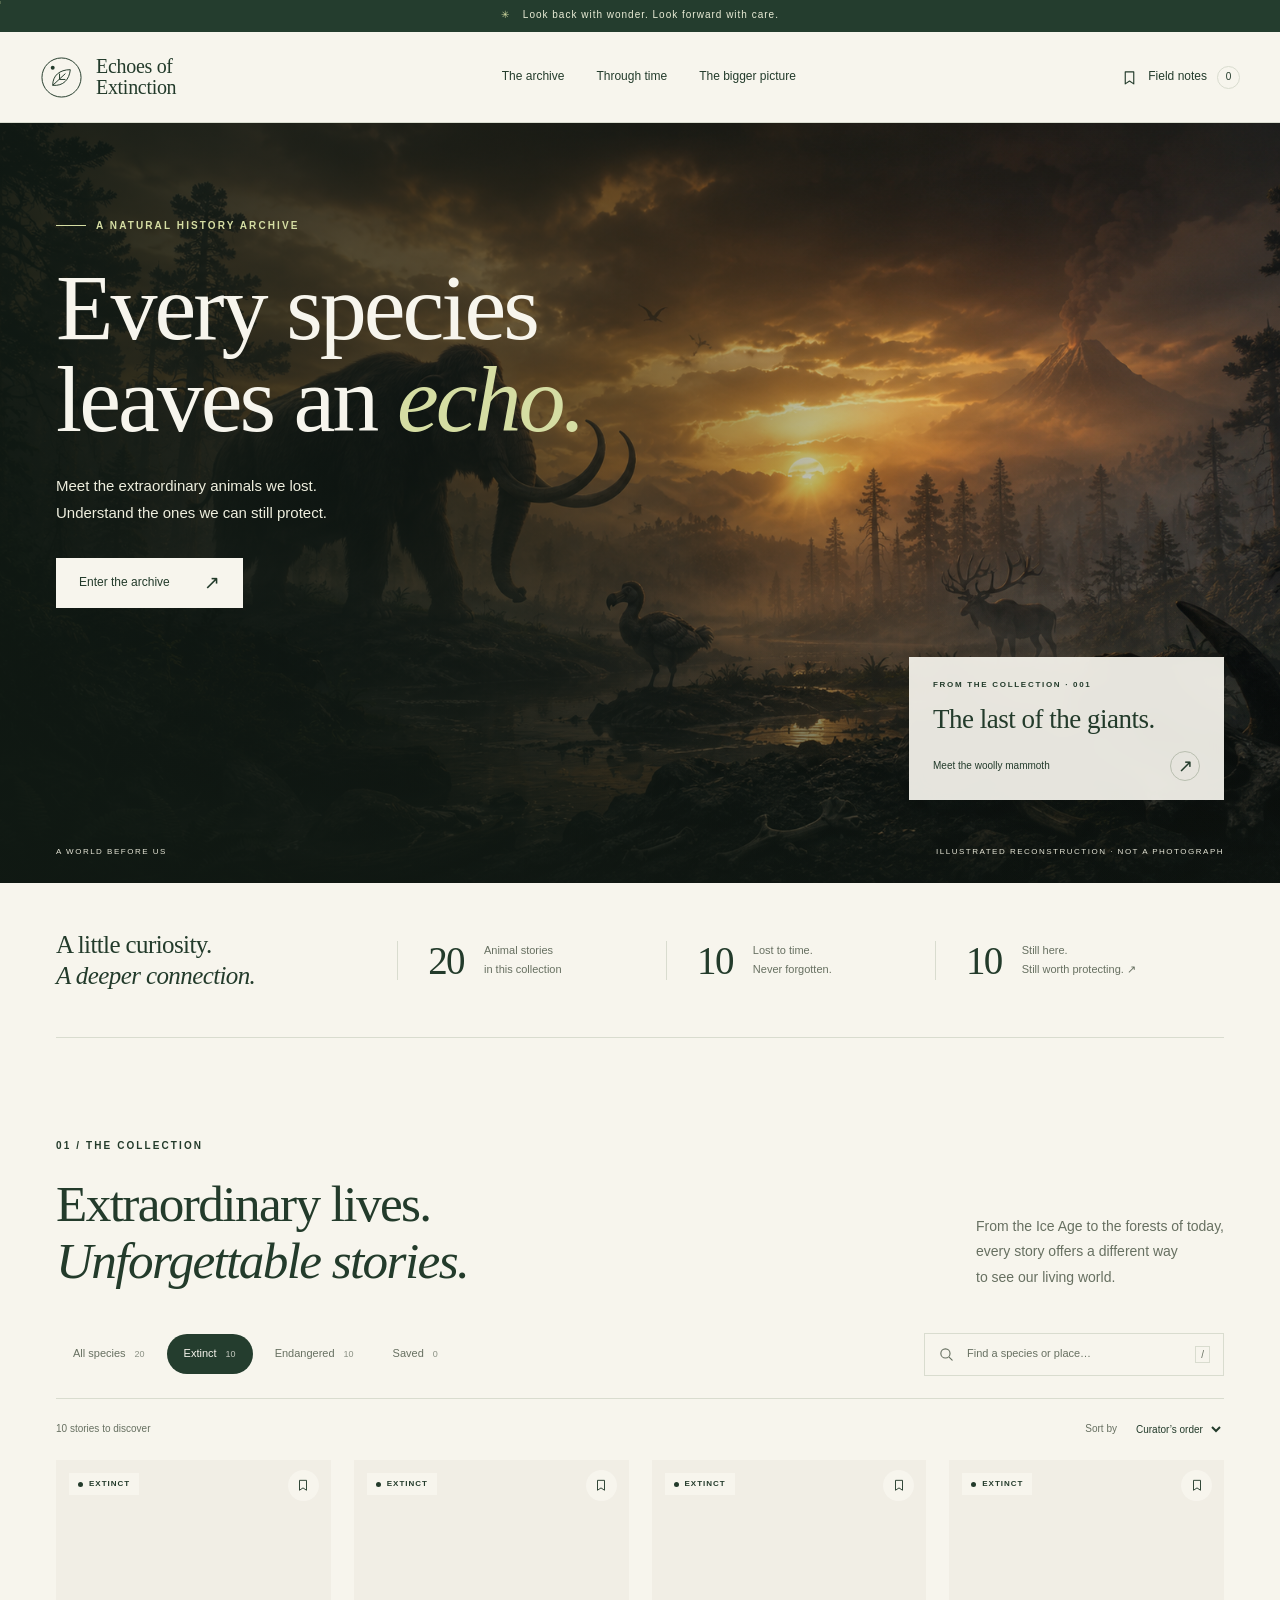
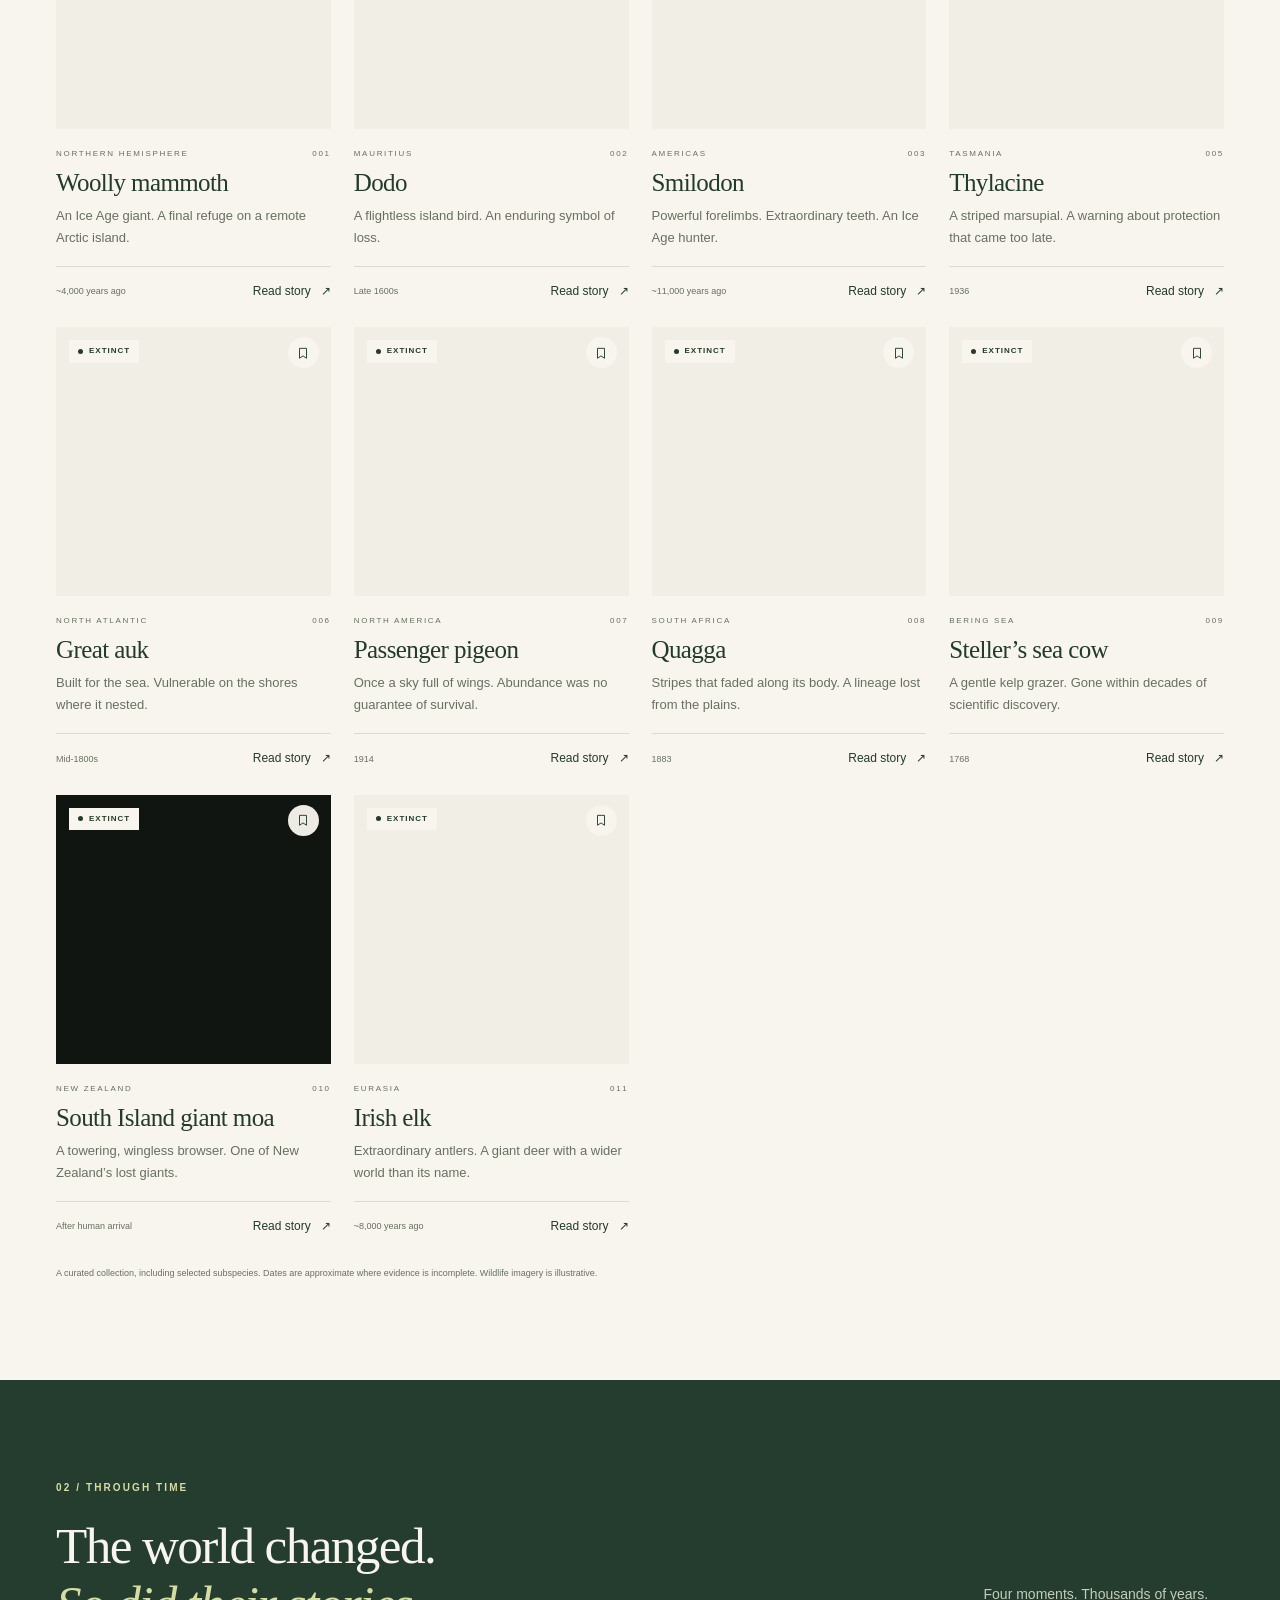
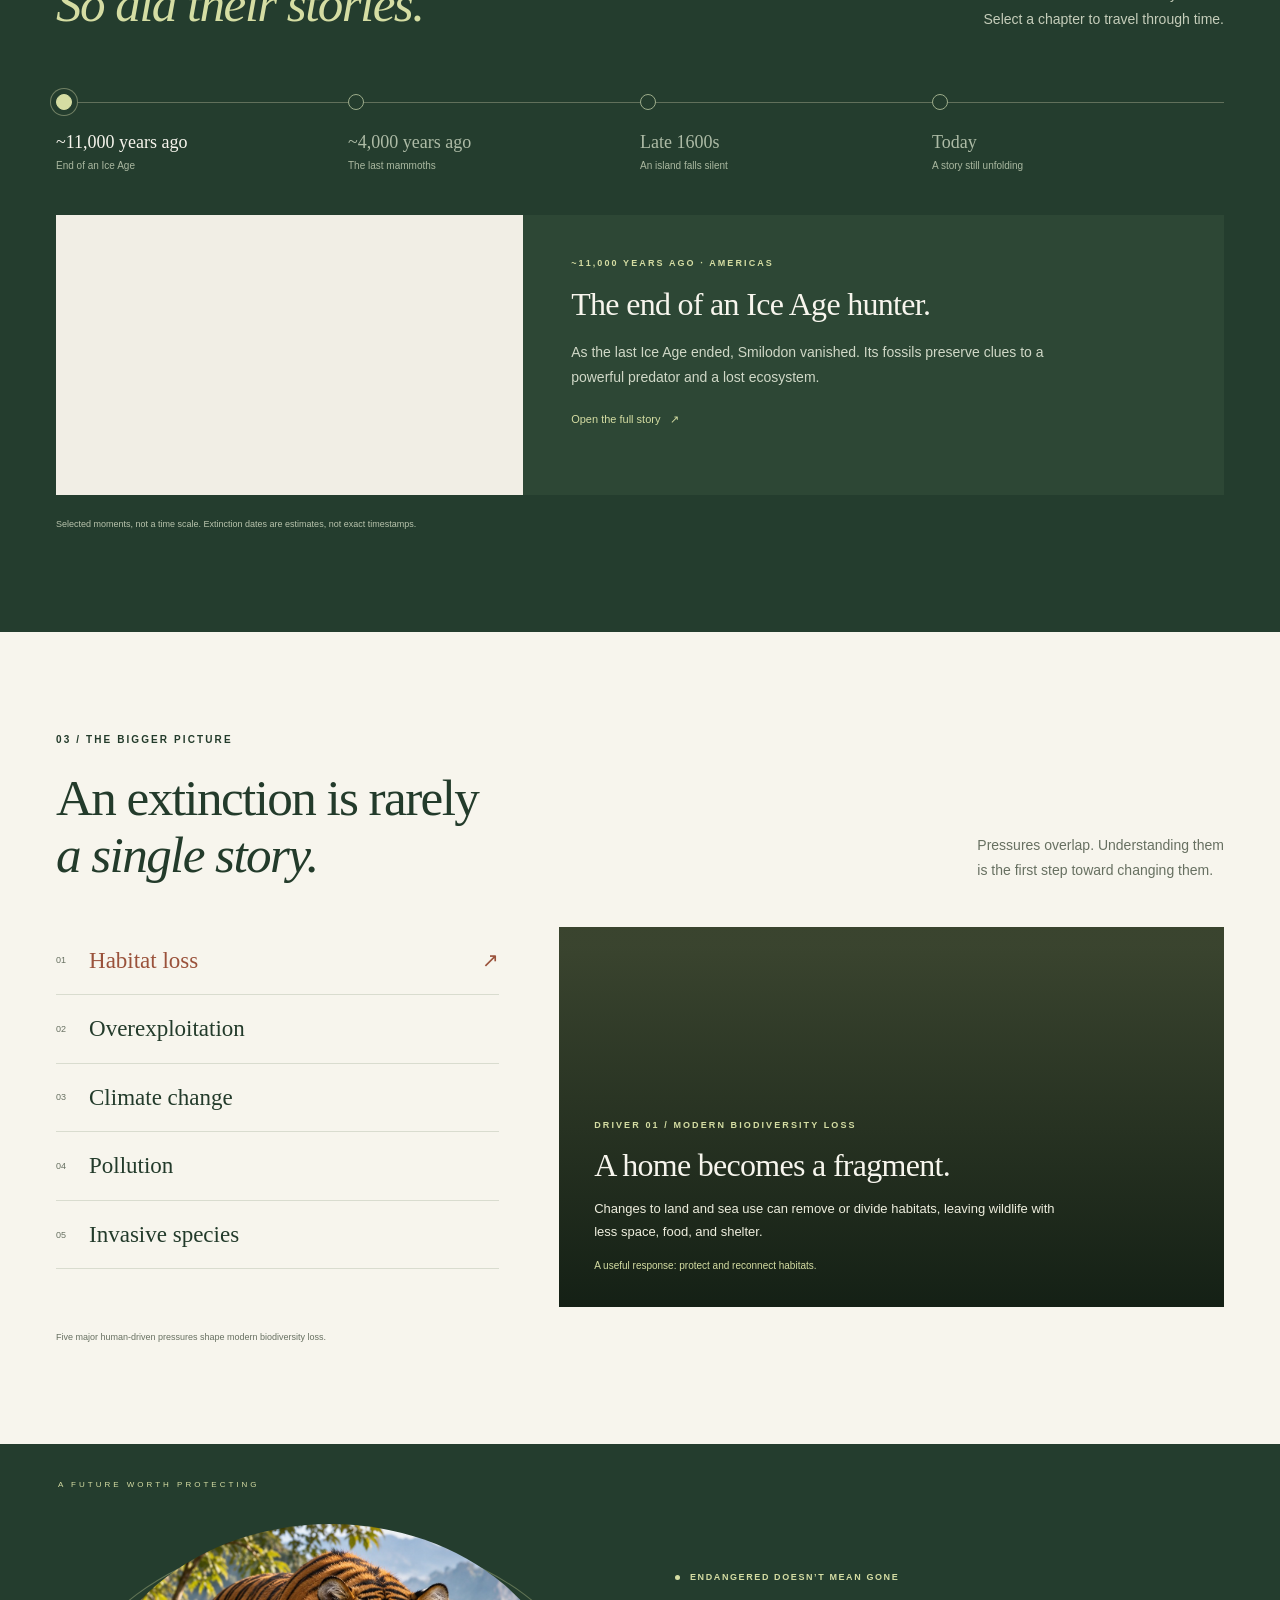
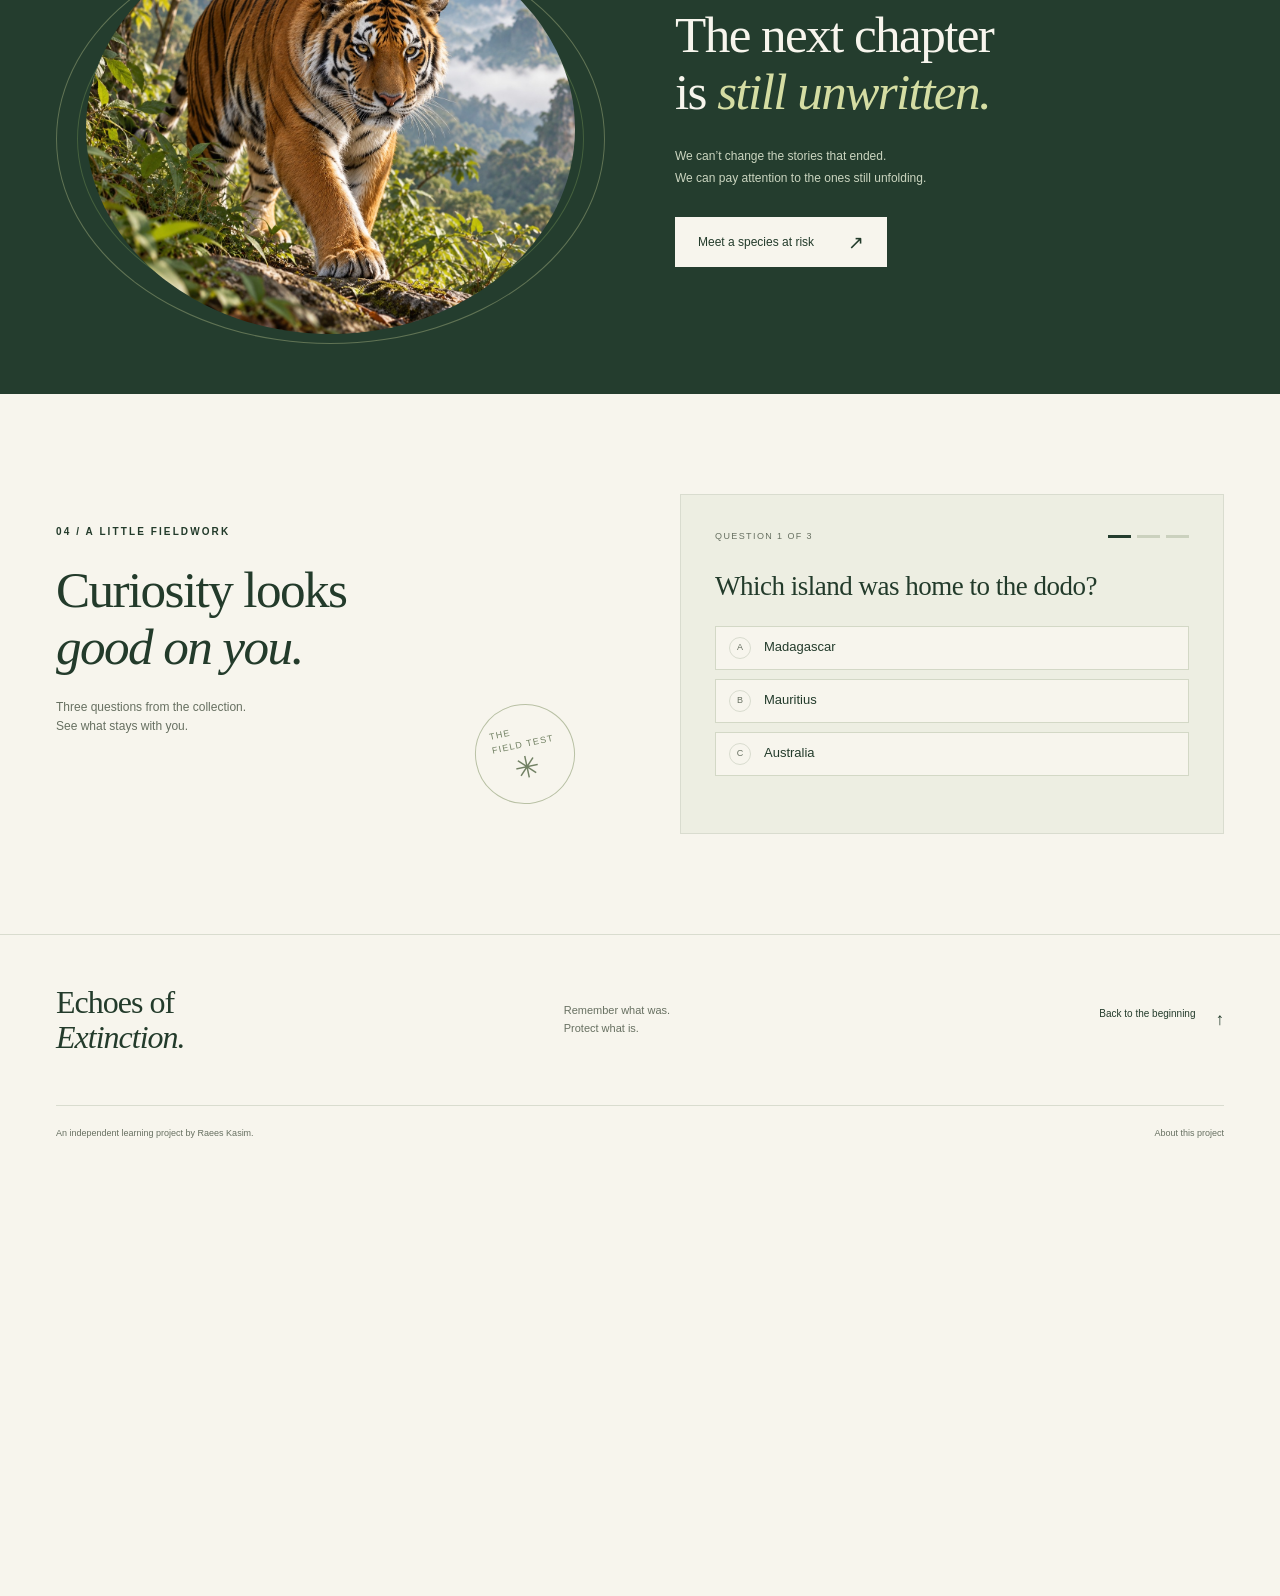
<file: extinct.html>
<!doctype html>
<html lang="en">
  <head>
    <meta charset="utf-8" />
    <meta name="viewport" content="width=device-width, initial-scale=1" />
    <meta
      http-equiv="refresh"
      content="0;url=./index.html?status=extinct#archive"
    />
    <title>Extinct species — Echoes of Extinction</title>
    <link rel="icon" href="favicon.svg" type="image/svg+xml" />
    <link rel="stylesheet" href="design.css" />
  </head>
  <body>
    <main class="container section-space">
      <p class="eyebrow">The collection</p>
      <h1>Extinct species</h1>
      <p>Continue to the extinct species collection.</p>
      <a class="button button-green" href="./index.html?status=extinct#archive"
        >Explore extinct species ↗</a
      >
    </main>
  </body>
</html>
</file>
<file: design.css>
/* Echoes of Extinction: editorial natural history archive */
:root {
  --paper: #f7f5ed;
  --ink: #233b2b;
  --muted: #677061;
  --forest: #243d2e;
  --lime: #d5dda3;
  --line: #d9dccf;
  --clay: #9a523b;
  --serif: Georgia, "Times New Roman", serif;
  --sans: "Helvetica Neue", Arial, sans-serif;
  --max: 1240px;
}
*,
*::before,
*::after {
  box-sizing: border-box;
}
html {
  scroll-behavior: smooth;
  scroll-padding-top: 112px;
}
body {
  margin: 0;
  background: var(--paper);
  color: var(--ink);
  font: 15px/1.6 var(--sans);
  -webkit-font-smoothing: antialiased;
}
body.dialog-open {
  overflow: hidden;
}
button,
input,
select {
  font: inherit;
}
button,
a,
input,
select {
  -webkit-tap-highlight-color: transparent;
}
button {
  color: inherit;
  cursor: pointer;
  border: 0;
}
a {
  color: inherit;
  text-underline-offset: 4px;
}
button:disabled {
  cursor: default;
}
img {
  max-width: 100%;
  display: block;
}
svg {
  width: 20px;
  height: 20px;
  flex-shrink: 0;
}
h1,
h2,
h3,
p {
  margin: 0;
}
h1,
h2,
h3 {
  font-weight: 400;
}
h2 {
  font: clamp(34px, 4vw, 53px)/1.12 var(--serif);
  letter-spacing: -1.6px;
}
h2 em {
  font-weight: 400;
}
button:focus-visible,
a:focus-visible,
input:focus-visible,
select:focus-visible,
[tabindex]:focus-visible {
  outline: 3px solid #acb95c;
  outline-offset: 5px;
}
::selection {
  background: var(--lime);
  color: var(--forest);
}
[hidden] {
  display: none !important;
}
.container {
  width: min(var(--max), calc(100% - 112px));
  margin-inline: auto;
}
.section-space {
  padding-block: 100px;
}
.eyebrow {
  text-transform: uppercase;
  letter-spacing: 2.1px;
  font: 600 10px/1.5 var(--sans);
  display: flex;
  align-items: center;
  gap: 10px;
  margin-bottom: 22px;
}
.eyebrow.light {
  color: var(--lime);
}
.sr-only {
  position: absolute;
  width: 1px;
  height: 1px;
  padding: 0;
  overflow: hidden;
  clip: rect(0, 0, 0, 0);
  white-space: nowrap;
  border: 0;
}
.skip-link {
  position: fixed;
  top: 12px;
  left: 12px;
  z-index: 20;
  transform: translateY(-200%);
  padding: 10px 20px;
  background: var(--paper);
  border: 1px solid var(--ink);
}
.skip-link:focus {
  transform: translateY(0);
}
.reading-progress {
  position: fixed;
  top: 0;
  left: 0;
  width: 100%;
  height: 3px;
  z-index: 30;
  pointer-events: none;
}
.reading-progress span {
  display: block;
  height: 100%;
  background: var(--lime);
  transform: scaleX(0);
  transform-origin: left;
}
.announcement {
  min-height: 32px;
  padding: 7px 16px;
  text-align: center;
  color: #e9ecd6;
  background: var(--forest);
  font-size: 10px;
  letter-spacing: 1px;
}
.announcement > span {
  margin-right: 9px;
  color: var(--lime);
}
.site-header {
  background: var(--paper);
  position: sticky;
  top: 0;
  z-index: 10;
  border-bottom: 1px solid var(--line);
}
.header-inner {
  width: min(1360px, calc(100% - 80px));
  margin: auto;
  min-height: 90px;
  display: flex;
  align-items: center;
  justify-content: space-between;
  gap: 32px;
}
.brand {
  display: flex;
  align-items: center;
  gap: 13px;
  text-decoration: none;
  font: 20px/1.06 var(--serif);
  letter-spacing: -0.3px;
}
.brand strong {
  font-weight: 400;
}
.brand-mark {
  width: 43px;
  height: 43px;
}
.desktop-nav {
  display: flex;
  gap: 32px;
  align-items: center;
}
.desktop-nav a {
  font-size: 12px;
  text-decoration: none;
  padding: 12px 0;
  position: relative;
}
.desktop-nav a::after {
  content: "";
  position: absolute;
  left: 0;
  right: 0;
  bottom: 5px;
  background: var(--forest);
  height: 1px;
  transform: scaleX(0);
  transform-origin: left;
  transition: transform 0.2s;
}
.desktop-nav a:hover::after {
  transform: scaleX(1);
}
.header-actions {
  display: flex;
  align-items: center;
  gap: 10px;
}
.saved-header {
  background: transparent;
  display: flex;
  align-items: center;
  gap: 10px;
  padding: 8px 0;
  font-size: 12px;
}
.saved-header svg {
  width: 17px;
  height: 17px;
}
.saved-count {
  border: 1px solid var(--line);
  border-radius: 50%;
  height: 23px;
  min-width: 23px;
  display: grid;
  place-items: center;
  font-size: 10px;
}
.icon-button {
  width: 44px;
  height: 44px;
  display: grid;
  place-items: center;
  background: transparent;
}
.menu-toggle {
  display: none;
}
.mobile-nav {
  border-top: 1px solid var(--line);
  padding: 10px 24px 18px;
}
.mobile-nav a {
  display: flex;
  justify-content: space-between;
  padding: 10px 0;
  text-decoration: none;
}
.hero {
  min-height: 650px;
  height: min(760px, calc(100svh - 122px));
  position: relative;
  background: #443e2c;
  isolation: isolate;
  color: var(--paper);
  overflow: hidden;
}
.hero-art,
.hero-shade {
  position: absolute;
  inset: 0;
  width: 100%;
  height: 100%;
  object-fit: cover;
  z-index: -2;
}
.hero-art {
  object-position: center 52%;
}
.hero-shade {
  z-index: -1;
  background:
    linear-gradient(
      90deg,
      rgba(16, 25, 19, 0.9) 0%,
      rgba(18, 26, 20, 0.58) 42%,
      rgba(18, 26, 20, 0.08) 78%
    ),
    linear-gradient(0deg, rgba(18, 26, 20, 0.65), transparent 40%);
}
.hero-inner {
  height: 100%;
  position: relative;
  padding-top: 95px;
  display: flex;
  align-items: flex-start;
}
.line {
  width: 30px;
  height: 1px;
  background: currentColor;
  display: block;
}
.hero-copy {
  position: relative;
  z-index: 1;
}
.hero h1 {
  font: clamp(64px, 7.35vw, 102px)/0.98 var(--serif);
  letter-spacing: -3px;
  margin: 28px 0;
}
.hero h1 em {
  color: var(--lime);
  font-weight: 400;
}
.hero-description {
  font-size: 15px;
  line-height: 1.75;
  color: #eeeede;
  margin-bottom: 32px;
}
.button {
  display: inline-flex;
  align-items: center;
  justify-content: space-between;
  gap: 34px;
  min-height: 50px;
  padding: 13px 23px;
  text-decoration: none;
  font-size: 12px;
  font-weight: 500;
  transition:
    background 0.2s,
    transform 0.2s;
  white-space: normal;
}
.button span {
  font-size: 19px;
  line-height: 1;
}
.button:hover {
  transform: translateY(-2px);
}
.button-cream {
  background: var(--paper);
  color: var(--ink);
}
.button-cream:hover {
  background: var(--lime);
}
.button-green {
  background: var(--forest);
  color: var(--paper);
}
.button-green:hover {
  background: #34533d;
}
.button-outline {
  background: transparent;
  border: 1px solid var(--line);
}
.hero-story {
  position: absolute;
  bottom: 83px;
  right: 0;
  background: rgba(247, 245, 237, 0.93);
  color: var(--ink);
  text-align: left;
  padding: 22px 24px 19px;
  width: 315px;
  backdrop-filter: blur(10px);
  transition: background 0.2s;
}
.hero-story:hover {
  background: var(--paper);
}
.hero-story .eyebrow {
  font-size: 8px;
  letter-spacing: 1.7px;
  margin-bottom: 13px;
}
.hero-story-title {
  display: block;
  font: 27px/1.15 var(--serif);
  letter-spacing: -0.5px;
}
.hero-story-bottom {
  display: flex;
  justify-content: space-between;
  align-items: center;
  font-size: 10px;
  margin-top: 16px;
}
.circle-arrow {
  width: 30px;
  height: 30px;
  border: 1px solid #b9bfb0;
  border-radius: 50%;
  display: grid;
  place-items: center;
  font-size: 18px;
}
.hero-caption {
  position: absolute;
  bottom: 24px;
  left: 0;
  right: 0;
  display: flex;
  justify-content: space-between;
  text-transform: uppercase;
  letter-spacing: 1.5px;
  font-size: 8px;
  color: #e5e5d6;
}
.intro-strip {
  display: grid;
  grid-template-columns: 1.3fr 1fr 1fr 1.2fr;
  align-items: center;
  min-height: 155px;
  border-bottom: 1px solid var(--line);
  gap: 28px;
}
.intro-strip > p {
  font: 25px/1.25 var(--serif);
  letter-spacing: -0.6px;
}
.intro-strip > div,
.intro-strip > a {
  display: flex;
  gap: 20px;
  align-items: center;
  border-left: 1px solid var(--line);
  padding-left: 30px;
}
.intro-strip > a {
  text-decoration: none;
}
.intro-strip > div > span:last-child,
.intro-strip > a > span:last-child {
  font-size: 11px;
  color: var(--muted);
  line-height: 1.7;
}
.intro-number {
  font: 39px/1 var(--serif);
  letter-spacing: -1.6px;
}
.intro-strip a:hover .intro-number {
  color: var(--clay);
}
.section-heading {
  display: flex;
  justify-content: space-between;
  align-items: flex-end;
  gap: 40px;
  margin-bottom: 43px;
}
.heading-note {
  color: var(--muted);
  font-size: 14px;
  line-height: 1.8;
  max-width: 300px;
}
.archive-toolbar {
  display: flex;
  justify-content: space-between;
  align-items: center;
  gap: 24px;
  padding-bottom: 22px;
  border-bottom: 1px solid var(--line);
}
.filter-group {
  display: flex;
  gap: 5px;
  flex-wrap: wrap;
}
.filter {
  background: transparent;
  color: var(--muted);
  padding: 10px 16px;
  border-radius: 30px;
  font-size: 11px;
  display: flex;
  align-items: center;
  gap: 9px;
  border: 1px solid transparent;
}
.filter span {
  font-size: 9px;
  opacity: 0.75;
}
.filter.active {
  background: var(--forest);
  color: var(--paper);
}
.filter:hover:not(.active) {
  border-color: var(--line);
}
.search-field {
  height: 43px;
  display: flex;
  gap: 10px;
  align-items: center;
  border: 1px solid var(--line);
  padding: 0 13px;
  width: 300px;
  flex-shrink: 0;
}
.search-field svg {
  width: 17px;
  height: 17px;
  color: var(--muted);
}
.search-field input {
  border: 0;
  background: transparent;
  min-width: 0;
  width: 100%;
  color: var(--ink);
  font-size: 11px;
  outline-offset: 8px;
}
.search-field input::placeholder {
  color: var(--muted);
  opacity: 1;
}
.search-field kbd {
  border: 1px solid var(--line);
  font: 10px var(--sans);
  padding: 2px 5px;
  color: var(--muted);
}
.archive-meta {
  display: flex;
  justify-content: space-between;
  align-items: center;
  padding-block: 19px;
  font-size: 10px;
  color: var(--muted);
}
.sort-label {
  display: flex;
  align-items: center;
  gap: 10px;
}
.sort-label select {
  border: 0;
  background: transparent;
  color: var(--ink);
  font-size: 10px;
  padding: 5px;
  max-width: 160px;
}
.species-grid {
  display: grid;
  grid-template-columns: repeat(4, minmax(0, 1fr));
  gap: 23px;
}
.species-card {
  min-width: 0;
}
.species-visual {
  aspect-ratio: 1/0.98;
  overflow: hidden;
  position: relative;
  background: #e2e2d3;
  isolation: isolate;
}
.species-image {
  width: 100%;
  height: 100%;
  overflow: hidden;
  position: relative;
  display: block;
}
.species-image img {
  transition: transform 0.6s ease;
  max-width: none;
}
.species-image.mammoth img {
  width: 100%;
  height: 181%;
  object-fit: cover;
  object-position: top;
  position: absolute;
  top: 0;
  left: 0;
}
.species-image.dodo img {
  width: 205%;
  height: auto;
  position: absolute;
  left: -2%;
  top: -26%;
}
.species-image.smilodon img {
  width: 100%;
  height: 100%;
  object-fit: contain;
  object-position: center 80%;
  padding: 15px 0 0;
}
.species-image.tiger img {
  width: 115%;
  height: 115%;
  object-fit: contain;
  position: absolute;
  left: -7%;
  top: 0;
}
.species-visual:has(.smilodon) {
  background: #e3d9c5;
}
.species-visual:has(.tiger) {
  background: #dce1d1;
}
.species-card:hover .species-image img {
  transform: scale(1.04);
}
.visual-story-button {
  position: absolute;
  inset: 0;
  background: transparent;
  z-index: 1;
}
.visual-story-button:focus-visible {
  outline-offset: -5px;
}
.status-badge {
  display: inline-flex;
  align-items: center;
  gap: 6px;
  background: var(--paper);
  color: var(--ink);
  padding: 5px 9px;
  font-size: 8px;
  letter-spacing: 1px;
  text-transform: uppercase;
  font-weight: 600;
}
.species-visual > .status-badge {
  position: absolute;
  top: 13px;
  left: 13px;
  z-index: 2;
  pointer-events: none;
}
.status-badge.endangered {
  background: var(--forest);
  color: #edf0ce;
}
.status-dot {
  width: 5px;
  height: 5px;
  border-radius: 50%;
  display: inline-block;
  background: currentColor;
  flex-shrink: 0;
}
.bookmark {
  position: absolute;
  right: 12px;
  top: 10px;
  z-index: 3;
  background: rgba(247, 245, 237, 0.96);
  border-radius: 50%;
  width: 31px;
  height: 31px;
  display: grid;
  place-items: center;
}
.bookmark svg {
  height: 14px;
  width: 14px;
}
.bookmark[aria-pressed="true"] {
  background: var(--forest);
  color: var(--paper);
}
.bookmark[aria-pressed="true"] svg {
  fill: currentColor;
}
.card-body {
  padding-top: 19px;
}
.card-place {
  text-transform: uppercase;
  letter-spacing: 1.7px;
  color: var(--muted);
  font-size: 8px;
  display: flex;
  justify-content: space-between;
  gap: 8px;
  margin-bottom: 7px;
}
.species-name {
  font: 25px/1.2 var(--serif);
  letter-spacing: -0.6px;
  margin-bottom: 7px;
}
.card-description {
  font-size: 13px;
  color: var(--muted);
  line-height: 1.7;
  min-height: 40px;
}
.card-bottom {
  border-top: 1px solid var(--line);
  margin-top: 17px;
  padding-top: 12px;
  display: flex;
  align-items: center;
  justify-content: space-between;
  gap: 15px;
  font-size: 9px;
}
.card-bottom > span {
  color: var(--muted);
}
.story-link {
  background: transparent;
  padding: 3px 0;
  display: flex;
  gap: 10px;
  align-items: center;
  font-size: 12px;
}
.story-link:hover {
  color: var(--clay);
}
.archive-footnote {
  font-size: 9px;
  color: var(--muted);
  margin-top: 27px;
}
.empty-state {
  text-align: center;
  padding: 65px 20px;
  border: 1px dashed var(--line);
}
.empty-state h3 {
  font: 30px var(--serif);
  margin: 10px 0;
}
.empty-state p {
  margin-bottom: 22px;
  color: var(--muted);
  font-size: 13px;
}
.empty-mark {
  font-size: 32px;
  color: var(--muted);
}
.no-script {
  padding: 25px;
  background: #e7e9dc;
  font-size: 13px;
}
.timeline-section {
  background: var(--forest);
  color: var(--paper);
}
.timeline-section .heading-note {
  color: #c5cdba;
}
.timeline-section h2 em {
  color: var(--lime);
}
.timeline-tabs {
  display: grid;
  grid-template-columns: repeat(4, minmax(0, 1fr));
  position: relative;
  margin-top: 62px;
  gap: 0;
}
.timeline-tabs::before {
  content: "";
  height: 1px;
  background: #61705b;
  position: absolute;
  left: 0;
  right: 0;
  top: 8px;
}
.timeline-tab {
  position: relative;
  background: transparent;
  color: #adbba6;
  text-align: left;
  padding: 0 10px 22px 0;
  display: flex;
  align-items: flex-start;
  flex-direction: column;
  gap: 4px;
}
.timeline-dot {
  position: relative;
  width: 16px;
  height: 16px;
  border: 1px solid #9dad8b;
  border-radius: 50%;
  background: var(--forest);
  margin-bottom: 17px;
}
.timeline-tab.active {
  color: var(--paper);
}
.timeline-tab.active .timeline-dot {
  background: var(--lime);
  border-color: var(--lime);
  box-shadow:
    0 0 0 5px var(--forest),
    0 0 0 6px #718064;
}
.timeline-tab strong {
  font: 18px/1.3 var(--serif);
  font-weight: 400;
}
.timeline-tab > span:last-child {
  font-size: 10px;
  color: #aab8a0;
}
.timeline-panel {
  display: grid;
  grid-template-columns: 0.8fr 1.2fr;
  min-height: 280px;
  background: #2d4735;
  margin-top: 19px;
}
.timeline-art {
  min-height: 260px;
  background: #314a36;
  overflow: hidden;
  position: relative;
}
.timeline-art .species-image {
  height: 100%;
  position: absolute;
  inset: 0;
  aspect-ratio: auto;
}
.timeline-art .species-image.mammoth img {
  height: 186%;
}
.timeline-art .species-image.dodo img {
  top: -65%;
}
.timeline-art .species-image.tiger img {
  left: 0;
  top: -10%;
  height: 128%;
  width: 100%;
}
.timeline-art .species-image.smilodon img {
  padding: 10px 20px;
  width: 100%;
  height: 100%;
}
.timeline-copy {
  padding: 40px 48px;
}
.timeline-copy .eyebrow {
  color: var(--lime);
  font-size: 9px;
  margin-bottom: 15px;
}
.timeline-copy h3 {
  font: 32px/1.1 var(--serif);
  letter-spacing: -0.7px;
  margin-bottom: 18px;
}
.timeline-copy p {
  font-size: 14px;
  color: #d0d8c7;
  max-width: 500px;
  line-height: 1.8;
}
.timeline-copy .story-link {
  color: var(--lime);
  margin-top: 18px;
  font-size: 11px;
}
.timeline-note {
  font-size: 9px;
  color: #b8c3ac;
  margin-top: 22px;
}
.causes-layout {
  display: grid;
  grid-template-columns: 0.8fr 1.2fr;
  gap: 60px;
}
.cause-list {
  display: flex;
  flex-direction: column;
}
.cause-tab {
  background: transparent;
  border-bottom: 1px solid var(--line);
  padding: 20px 0;
  display: flex;
  align-items: center;
  gap: 23px;
  text-align: left;
  font: 23px/1.2 var(--serif);
}
.cause-tab > span:first-child {
  font: 9px var(--sans);
  color: var(--muted);
}
.cause-tab > span:last-child {
  margin-left: auto;
  font: 20px var(--sans);
  opacity: 0;
  transform: translateX(-5px);
  transition:
    opacity 0.2s,
    transform 0.2s;
}
.cause-tab.active {
  color: var(--clay);
}
.cause-tab.active > span:last-child,
.cause-tab:hover > span:last-child {
  opacity: 1;
  transform: none;
}
.cause-panel {
  position: relative;
  min-height: 380px;
  overflow: hidden;
  isolation: isolate;
  background: #3c4630;
  color: var(--paper);
  display: flex;
  align-items: flex-end;
}
.cause-background {
  position: absolute;
  inset: 0;
  z-index: -2;
  width: 100%;
  height: 100%;
  object-fit: cover;
}
.cause-shade {
  position: absolute;
  inset: 0;
  z-index: -1;
  background: linear-gradient(
    0deg,
    rgba(17, 29, 19, 0.92),
    rgba(17, 29, 19, 0.05) 95%
  );
}
.cause-content {
  padding: 32px 35px;
}
.cause-content .eyebrow {
  font-size: 9px;
  color: var(--lime);
  margin-bottom: 15px;
}
.cause-content h3 {
  font: 32px/1.12 var(--serif);
  letter-spacing: -0.7px;
  margin-bottom: 13px;
}
.cause-content p {
  font-size: 13px;
  line-height: 1.8;
  max-width: 480px;
  color: #eeeede;
}
.cause-content .cause-action {
  margin-top: 13px;
  font-size: 10px;
  color: var(--lime);
}
.source-note {
  font-size: 9px;
  color: var(--muted);
  margin-top: 23px;
}
.source-note a {
  text-decoration: underline;
}
.conservation-section {
  background: var(--forest);
  color: var(--paper);
  overflow: hidden;
}
.conservation-layout {
  display: grid;
  grid-template-columns: 1fr 1fr;
  gap: 70px;
  align-items: center;
  min-height: 550px;
}
.conservation-art {
  position: relative;
  min-height: 550px;
}
.conservation-art img {
  position: absolute;
  height: 110%;
  width: 110%;
  max-width: none;
  object-fit: contain;
  left: -5%;
  top: -10%;
  z-index: 1;
  object-position: center 65%;
}
.conservation-orbit {
  position: absolute;
  inset: 90px 0 50px;
  border-radius: 50%;
  border: 1px solid #607354;
}
.conservation-orbit::before {
  content: "";
  position: absolute;
  inset: 20px;
  border: 1px solid #45603e;
  border-radius: 50%;
}
.orbit-label {
  position: absolute;
  left: 2px;
  top: 35px;
  text-transform: uppercase;
  letter-spacing: 3px;
  font-size: 8px;
  color: var(--lime);
}
.conservation-copy {
  padding-block: 60px;
}
.conservation-copy .eyebrow {
  font-size: 9px;
  letter-spacing: 1.6px;
}
.conservation-copy h2 {
  font-size: clamp(36px, 4vw, 54px);
}
.conservation-copy h2 em {
  color: var(--lime);
}
.conservation-copy > p:not(.eyebrow) {
  font-size: 12px;
  color: #cbd5c0;
  line-height: 1.85;
  margin-block: 24px 28px;
}
.conservation-link {
  display: block;
  width: fit-content;
  text-decoration: none;
  font-size: 9px;
  color: #d4dfbf;
  margin-top: 18px;
}
.conservation-link:hover {
  text-decoration: underline;
}
.challenge-section {
  display: grid;
  grid-template-columns: 1fr 1fr;
  gap: 80px;
  align-items: center;
}
.challenge-intro {
  position: relative;
  min-height: 280px;
}
.challenge-intro > p:not(.eyebrow) {
  font-size: 12px;
  color: var(--muted);
  margin-top: 22px;
}
.challenge-stamp {
  display: flex;
  flex-direction: column;
  align-items: center;
  justify-content: center;
  position: absolute;
  right: 25px;
  bottom: 0;
  transform: rotate(-12deg);
  width: 100px;
  height: 100px;
  border: 1px solid #b9c1a5;
  border-radius: 50%;
  font-size: 9px;
  line-height: 1.5;
  letter-spacing: 1.2px;
  color: #718063;
}
.challenge-stamp > span {
  font-size: 30px;
  line-height: 1.1;
}
.quiz-panel {
  background: #edeee2;
  border: 1px solid var(--line);
  padding: 34px;
  min-height: 340px;
}
.quiz-top {
  display: flex;
  justify-content: space-between;
  align-items: center;
  font-size: 9px;
  text-transform: uppercase;
  letter-spacing: 1.4px;
  margin-bottom: 27px;
  color: var(--muted);
}
.quiz-progress {
  display: flex;
  gap: 6px;
}
.quiz-progress span {
  width: 23px;
  height: 3px;
  background: #cbd1be;
}
.quiz-progress span.active {
  background: var(--forest);
}
.quiz-panel h3 {
  font: 27px/1.2 var(--serif);
  letter-spacing: -0.5px;
  max-width: 450px;
  margin-bottom: 23px;
}
.quiz-options {
  display: flex;
  flex-direction: column;
  gap: 9px;
}
.quiz-option {
  background: var(--paper);
  border: 1px solid #d3d8c6;
  padding: 10px 13px;
  text-align: left;
  display: flex;
  align-items: center;
  gap: 13px;
  font-size: 13px;
  min-height: 42px;
}
.quiz-option > span:first-child {
  border: 1px solid var(--line);
  border-radius: 50%;
  height: 22px;
  min-width: 22px;
  display: grid;
  place-items: center;
  font-size: 9px;
  color: var(--muted);
}
.quiz-option:hover:not(:disabled) {
  border-color: var(--forest);
}
.quiz-option.correct {
  border-color: var(--forest);
  background: #e0e8d2;
}
.quiz-option.incorrect {
  border-color: var(--clay);
  background: #efe0d4;
}
.quiz-feedback {
  font-size: 12px;
  margin-top: 18px;
  color: var(--muted);
  line-height: 1.75;
}
.quiz-next {
  margin-top: 20px;
  min-height: 42px;
  font-size: 11px;
}
.quiz-summary {
  font-size: 12px;
  color: var(--muted);
  margin-bottom: 22px;
}
.quiz-score {
  font: 60px/1 var(--serif);
  margin-bottom: 16px;
}
.quiz-feedback a {
  color: var(--ink);
}
.site-footer {
  border-top: 1px solid var(--line);
}
.footer-top {
  display: grid;
  grid-template-columns: 1.5fr 1fr 1fr;
  align-items: center;
  gap: 50px;
  padding-block: 50px;
}
.footer-brand {
  font: 32px/1.1 var(--serif);
  text-decoration: none;
  letter-spacing: -1px;
}
.footer-brand em {
  display: block;
}
.footer-top p {
  font-size: 11px;
  color: var(--muted);
}
.back-to-top {
  font-size: 10px;
  text-decoration: none;
  justify-self: end;
  display: flex;
  gap: 20px;
}
.back-to-top > span {
  font-size: 17px;
}
.footer-bottom {
  border-top: 1px solid var(--line);
  padding-block: 20px;
  display: flex;
  justify-content: space-between;
  gap: 24px;
  color: var(--muted);
  font-size: 9px;
}
.footer-bottom > div {
  display: flex;
  gap: 26px;
}
.footer-bottom a {
  text-decoration: none;
}
.footer-bottom a:hover {
  text-decoration: underline;
}
.text-button {
  background: transparent;
  font: inherit;
  color: inherit;
  padding: 0;
  text-underline-offset: 4px;
}
.text-button:hover {
  text-decoration: underline;
}
.story-dialog {
  padding: 0;
  border: 0;
  width: min(880px, calc(100% - 32px));
  max-height: calc(100svh - 48px);
  background: var(--paper);
  color: var(--ink);
  overflow: auto;
  overscroll-behavior: contain;
}
.story-dialog::backdrop {
  background: rgba(11, 24, 15, 0.8);
  backdrop-filter: blur(5px);
}
.dialog-close {
  position: sticky;
  top: 14px;
  margin: 14px 14px -58px auto;
  z-index: 5;
  border: 1px solid var(--line);
  border-radius: 50%;
  background: var(--paper);
}
.dialog-hero {
  height: 280px;
  background: #dde1d1;
  position: relative;
  overflow: hidden;
}
.dialog-hero .species-image {
  position: absolute;
  inset: 0;
  width: 100%;
  height: 100%;
}
.dialog-hero .species-image.mammoth img {
  height: auto;
  width: 100%;
  top: -35%;
}
.dialog-hero .species-image.dodo img {
  width: 140%;
  left: 0;
  top: -150%;
}
.dialog-hero .species-image.smilodon img {
  padding: 0;
  position: absolute;
  left: 25%;
  width: 50%;
  height: 110%;
  top: -5%;
}
.dialog-hero .species-image.tiger img {
  width: 70%;
  left: 15%;
  height: 140%;
  top: -30%;
}
.dialog-body {
  padding: 37px 48px 40px;
}
.dialog-body > .status-badge {
  margin-bottom: 16px;
  border: 1px solid var(--line);
}
.dialog-body h2 {
  font-size: 44px;
  letter-spacing: -1.3px;
  margin-bottom: 6px;
}
.scientific-name {
  font: italic 15px var(--serif);
  color: var(--muted);
}
.dialog-facts {
  display: grid;
  grid-template-columns: 1fr 1fr;
  gap: 20px;
  border-block: 1px solid var(--line);
  padding: 19px 0;
  margin-block: 26px;
}
.dialog-facts dt {
  font-size: 8px;
  letter-spacing: 1.5px;
  text-transform: uppercase;
  color: var(--muted);
  margin-bottom: 5px;
}
.dialog-facts dd {
  margin: 0;
  font-size: 12px;
}
.dialog-story {
  font-size: 14px;
  line-height: 1.9;
  color: #505b4c;
}
.dialog-story p + p {
  margin-top: 15px;
}
.evidence-note {
  background: #eaecdf;
  border-left: 2px solid #a8b787;
  padding: 15px 18px;
  margin-top: 24px;
  font-size: 10px;
  color: var(--muted);
  line-height: 1.8;
}
.evidence-note strong {
  display: block;
  font-size: 9px;
  text-transform: uppercase;
  letter-spacing: 1.1px;
  color: var(--ink);
  margin-bottom: 4px;
}
.dialog-actions {
  display: flex;
  align-items: center;
  flex-wrap: wrap;
  gap: 24px;
  margin-top: 25px;
}
.dialog-actions > a {
  font-size: 10px;
}
.dialog-actions > .button {
  font-size: 11px;
  gap: 15px;
  min-height: 43px;
}
.sources-body {
  padding-top: 55px;
}
.sources-body > p {
  margin-block: 18px;
  color: var(--muted);
  font-size: 13px;
  line-height: 1.8;
}
.sources-body h3 {
  font: 24px var(--serif);
  margin-top: 25px;
}
.source-list {
  padding-left: 20px;
  font-size: 12px;
  color: var(--muted);
}
.source-list li {
  margin: 12px 0;
}
.source-list a {
  color: var(--ink);
}
.toast {
  position: fixed;
  bottom: 25px;
  left: 50%;
  transform: translate(-50%, 15px);
  z-index: 40;
  background: var(--forest);
  color: var(--paper);
  box-shadow: 0 8px 30px #11251433;
  padding: 13px 22px;
  font-size: 12px;
  opacity: 0;
  pointer-events: none;
  transition:
    opacity 0.2s,
    transform 0.2s;
  max-width: calc(100% - 32px);
  text-align: center;
}
.toast.show {
  transform: translate(-50%, 0);
  opacity: 1;
}
@media (min-width: 1600px) {
  .hero-inner {
    padding-top: 120px;
  }
  .hero {
    min-height: 760px;
  }
  .hero h1 {
    font-size: 108px;
  }
}
@media (max-width: 1100px) {
  .container {
    width: calc(100% - 72px);
  }
  .header-inner {
    width: calc(100% - 64px);
    gap: 20px;
  }
  .desktop-nav {
    gap: 22px;
  }
  .hero {
    min-height: 630px;
  }
  .hero-inner {
    padding-top: 85px;
  }
  .hero h1 {
    font-size: 80px;
  }
  .hero-story {
    width: 285px;
  }
  .intro-strip {
    gap: 18px;
  }
  .intro-strip > div,
  .intro-strip > a {
    padding-left: 20px;
    gap: 12px;
  }
  .intro-strip > p {
    font-size: 23px;
  }
  .intro-number {
    font-size: 34px;
  }
  .species-grid {
    gap: 18px;
  }
  .species-name {
    font-size: 22px;
  }
  .card-description {
    min-height: 58px;
  }
  .card-place {
    font-size: 7px;
    letter-spacing: 1.2px;
  }
  .card-bottom {
    font-size: 8px;
    gap: 6px;
  }
  .story-link {
    font-size: 9px;
  }
  .causes-layout {
    gap: 35px;
  }
  .timeline-copy {
    padding: 35px;
  }
  .conservation-layout {
    gap: 40px;
  }
  .challenge-section {
    gap: 45px;
  }
}
@media (max-width: 850px) {
  .section-space {
    padding-block: 72px;
  }
  .desktop-nav {
    gap: 17px;
  }
  .desktop-nav a {
    font-size: 10px;
  }
  .brand {
    font-size: 18px;
    gap: 9px;
  }
  .brand-mark {
    width: 36px;
    height: 36px;
  }
  .header-inner {
    min-height: 80px;
    width: calc(100% - 48px);
  }
  .saved-label {
    display: none;
  }
  .hero {
    min-height: 600px;
    height: 650px;
  }
  .hero-inner {
    padding-top: 70px;
  }
  .hero h1 {
    font-size: 72px;
  }
  .hero-story {
    width: 270px;
    bottom: 65px;
  }
  .hero-story-title {
    font-size: 24px;
  }
  .hero-caption {
    font-size: 7px;
  }
  .intro-strip {
    grid-template-columns: 1fr 1fr;
    min-height: 210px;
    padding-block: 24px;
    gap: 24px;
  }
  .intro-strip > div,
  .intro-strip > a {
    border-left: 0;
    padding-left: 0;
  }
  .intro-strip > div:nth-of-type(2),
  .intro-strip > a {
    border-top: 1px solid var(--line);
    padding-top: 22px;
  }
  .section-heading {
    gap: 30px;
  }
  .heading-note {
    font-size: 13px;
    max-width: 240px;
  }
  .archive-toolbar {
    flex-wrap: wrap;
    gap: 18px;
  }
  .search-field {
    width: 100%;
    max-width: none;
  }
  .species-grid {
    grid-template-columns: repeat(2, minmax(0, 1fr));
    gap: 38px 24px;
  }
  .species-visual {
    aspect-ratio: 1/0.88;
  }
  .species-name {
    font-size: 28px;
  }
  .card-description {
    min-height: 38px;
    font-size: 13px;
  }
  .card-place {
    font-size: 8px;
  }
  .card-bottom,
  .story-link {
    font-size: 10px;
  }
  .timeline-tab strong {
    font-size: 16px;
  }
  .timeline-copy {
    padding: 28px;
  }
  .timeline-copy h3 {
    font-size: 29px;
  }
  .causes-layout {
    gap: 30px;
  }
  .cause-tab {
    font-size: 20px;
    gap: 15px;
  }
  .cause-content {
    padding: 25px;
  }
  .cause-content h3 {
    font-size: 28px;
  }
  .conservation-layout {
    gap: 30px;
    min-height: 450px;
  }
  .conservation-art {
    min-height: 450px;
  }
  .conservation-copy h2 {
    font-size: 39px;
  }
  .conservation-copy .eyebrow {
    font-size: 8px;
  }
  .challenge-section {
    gap: 30px;
  }
  .quiz-panel {
    padding: 26px;
  }
  .challenge-stamp {
    right: 5px;
    width: 80px;
    height: 80px;
    font-size: 7px;
  }
  .footer-top {
    gap: 30px;
  }
}
@media (max-width: 650px) {
  html {
    scroll-padding-top: 91px;
  }
  .container {
    width: calc(100% - 40px);
  }
  .section-space {
    padding-block: 58px;
  }
  .announcement {
    font-size: 8px;
    min-height: 29px;
    letter-spacing: 0.8px;
  }
  .header-inner {
    min-height: 76px;
    width: calc(100% - 40px);
    gap: 15px;
  }
  .brand {
    font-size: 19px;
    gap: 10px;
  }
  .brand-mark {
    width: 37px;
    height: 37px;
  }
  .desktop-nav {
    display: none;
  }
  .menu-toggle {
    display: grid;
  }
  .header-actions {
    gap: 5px;
  }
  .saved-header {
    gap: 6px;
  }
  .saved-count {
    height: 20px;
    min-width: 20px;
    font-size: 9px;
  }
  .hero {
    height: 695px;
    min-height: 0;
  }
  .hero-art {
    object-position: 51% center;
  }
  .hero-shade {
    background:
      linear-gradient(90deg, rgba(15, 24, 16, 0.84), rgba(18, 26, 20, 0.25)),
      linear-gradient(0deg, rgba(18, 26, 20, 0.75), transparent 40%);
  }
  .hero-inner {
    padding-top: 55px;
    display: block;
  }
  .hero .eyebrow {
    font-size: 8px;
    letter-spacing: 1.6px;
  }
  .hero h1 {
    font-size: clamp(52px, 13vw, 78px);
    line-height: 1.01;
    letter-spacing: -2.5px;
    margin-block: 23px;
  }
  .hero-description {
    font-size: 14px;
    line-height: 1.85;
    margin-bottom: 26px;
  }
  .button {
    font-size: 11px;
    min-height: 48px;
    padding: 12px 20px;
    gap: 28px;
  }
  .hero-story {
    left: 0;
    right: 0;
    bottom: 64px;
    width: 100%;
    padding: 19px 21px;
    max-width: 370px;
  }
  .hero-story .eyebrow {
    font-size: 7px;
    margin-bottom: 10px;
  }
  .hero-story-title {
    font-size: 26px;
  }
  .hero-story-bottom {
    font-size: 9px;
    margin-top: 13px;
  }
  .hero-caption {
    font-size: 6px;
    letter-spacing: 1px;
    bottom: 22px;
    align-items: flex-start;
    gap: 22px;
  }
  .hero-caption > span:last-child {
    text-align: right;
    max-width: 160px;
  }
  .intro-strip {
    gap: 25px 15px;
    min-height: 220px;
  }
  .intro-strip > p {
    font-size: 23px;
  }
  .intro-number {
    font-size: 33px;
  }
  .intro-strip > div,
  .intro-strip > a {
    gap: 14px;
  }
  .intro-strip > div > span:last-child,
  .intro-strip > a > span:last-child {
    font-size: 9px;
  }
  .section-heading {
    display: block;
    margin-bottom: 30px;
  }
  .section-heading .eyebrow {
    margin-bottom: 16px;
    font-size: 9px;
    letter-spacing: 1.8px;
  }
  h2 {
    font-size: 38px;
    letter-spacing: -1.1px;
  }
  .heading-note {
    font-size: 13px;
    margin-top: 20px;
    max-width: 100%;
  }
  .heading-note br {
    display: none;
  }
  .filter-group {
    gap: 4px;
    width: 100%;
    justify-content: space-between;
  }
  .filter {
    font-size: 9px;
    padding: 9px 11px;
    gap: 6px;
  }
  .filter span {
    font-size: 8px;
  }
  .archive-toolbar {
    padding-bottom: 17px;
    gap: 15px;
  }
  .search-field {
    height: 44px;
  }
  .search-field input {
    font-size: 13px;
  }
  .search-field kbd {
    display: none;
  }
  .archive-meta {
    font-size: 9px;
    padding-block: 17px;
  }
  .sort-label {
    gap: 5px;
  }
  .sort-label select {
    font-size: 9px;
    max-width: 132px;
  }
  .species-grid {
    gap: 30px 14px;
  }
  .species-visual {
    aspect-ratio: 1/1.15;
  }
  .species-image.mammoth img {
    height: 195%;
    width: 120%;
    left: -10%;
  }
  .species-image.dodo img {
    width: 210%;
    top: -3%;
  }
  .species-image.tiger img {
    width: 155%;
    height: 125%;
    left: -28%;
    top: 0;
  }
  .species-visual > .status-badge {
    font-size: 6px;
    letter-spacing: 0.6px;
    padding: 4px 5px;
    top: 8px;
    left: 7px;
    gap: 4px;
  }
  .status-dot {
    height: 4px;
    width: 4px;
  }
  .bookmark {
    right: 7px;
    top: 7px;
    width: 26px;
    height: 26px;
  }
  .bookmark svg {
    width: 12px;
    height: 12px;
  }
  .card-body {
    padding-top: 14px;
  }
  .card-place {
    font-size: 6px;
    letter-spacing: 0.8px;
    gap: 5px;
    line-height: 1.6;
  }
  .species-name {
    font-size: 23px;
    letter-spacing: -0.7px;
  }
  .card-description {
    font-size: 12px;
    min-height: 51px;
  }
  .card-bottom {
    margin-top: 12px;
    padding-top: 10px;
    font-size: 7px;
    align-items: flex-start;
    gap: 5px;
    flex-direction: column;
  }
  .story-link {
    font-size: 9px;
    gap: 10px;
    min-height: 28px;
  }
  .archive-footnote {
    font-size: 8px;
    margin-top: 23px;
  }
  .empty-state {
    padding-block: 45px;
  }
  .timeline-tabs {
    margin-top: 37px;
  }
  .timeline-tabs::before {
    top: 6px;
  }
  .timeline-dot {
    width: 13px;
    height: 13px;
    margin-bottom: 14px;
  }
  .timeline-tab {
    gap: 6px;
    padding-right: 10px;
    padding-bottom: 10px;
  }
  .timeline-tab strong {
    font-size: 12px;
    line-height: 1.35;
    max-width: 80px;
  }
  .timeline-tab > span:last-child {
    font-size: 8px;
    line-height: 1.5;
    max-width: 85px;
  }
  .timeline-panel {
    grid-template-columns: 1fr;
    margin-top: 25px;
  }
  .timeline-art {
    min-height: 215px;
    height: 215px;
  }
  .timeline-art .species-image.mammoth img {
    width: 100%;
    left: 0;
    top: -28%;
    height: 180%;
  }
  .timeline-art .species-image.dodo img {
    width: 150%;
    top: -134%;
    left: 0;
  }
  .timeline-art .species-image.tiger img {
    top: -25%;
    height: 155%;
    width: 100%;
    left: 0;
  }
  .timeline-art .species-image.smilodon img {
    padding: 10px;
    height: 100%;
    width: 100%;
  }
  .timeline-copy {
    padding: 29px;
  }
  .timeline-copy h3 {
    font-size: 30px;
  }
  .timeline-copy p {
    font-size: 12px;
  }
  .timeline-copy .story-link {
    font-size: 11px;
  }
  .timeline-note {
    font-size: 8px;
  }
  .causes-layout {
    grid-template-columns: 1fr;
    gap: 28px;
  }
  .cause-tab {
    font-size: 22px;
    padding-block: 16px;
  }
  .cause-tab > span:first-child {
    font-size: 9px;
  }
  .cause-panel {
    min-height: 340px;
  }
  .cause-content {
    padding: 27px;
  }
  .cause-content h3 {
    font-size: 31px;
  }
  .cause-content p {
    font-size: 12px;
  }
  .source-note {
    font-size: 8px;
  }
  .conservation-layout {
    display: flex;
    flex-direction: column-reverse;
    gap: 0;
    min-height: 0;
    align-items: stretch;
  }
  .conservation-copy {
    padding: 55px 0 0;
  }
  .conservation-copy .eyebrow {
    font-size: 8px;
    letter-spacing: 1.3px;
  }
  .conservation-copy h2 {
    font-size: 39px;
  }
  .conservation-copy > p:not(.eyebrow) {
    font-size: 12px;
  }
  .conservation-art {
    min-height: 325px;
    margin-top: 10px;
  }
  .conservation-art img {
    height: 127%;
    width: 100%;
    left: 0;
    top: -20%;
  }
  .conservation-orbit {
    inset: 20px 20px 15px;
  }
  .orbit-label {
    display: none;
  }
  .challenge-section {
    grid-template-columns: 1fr;
    gap: 30px;
  }
  .challenge-intro {
    min-height: 215px;
  }
  .challenge-intro h2 {
    font-size: 38px;
  }
  .challenge-stamp {
    right: 5px;
    bottom: 5px;
    width: 87px;
    height: 87px;
  }
  .quiz-panel {
    min-height: 325px;
    padding: 25px;
  }
  .quiz-panel h3 {
    font-size: 26px;
  }
  .quiz-top {
    font-size: 8px;
    margin-bottom: 22px;
  }
  .quiz-option {
    font-size: 13px;
    min-height: 46px;
  }
  .footer-top {
    grid-template-columns: 1fr 1fr;
    padding-block: 36px;
    gap: 23px;
  }
  .footer-brand {
    font-size: 29px;
  }
  .footer-top p {
    font-size: 10px;
  }
  .back-to-top {
    grid-column: 1/-1;
    justify-self: start;
    font-size: 10px;
  }
  .footer-bottom {
    display: block;
    font-size: 8px;
    padding-block: 20px;
  }
  .footer-bottom > div {
    margin-top: 15px;
    gap: 22px;
  }
  .dialog-hero {
    height: 220px;
  }
  .dialog-body {
    padding: 26px;
  }
  .dialog-body h2 {
    font-size: 35px;
  }
  .dialog-hero .species-image.mammoth img {
    width: 110%;
    left: -5%;
    top: 0;
  }
  .dialog-hero .species-image.dodo img {
    width: 205%;
    top: -80%;
    left: 0;
  }
  .dialog-hero .species-image.smilodon img {
    width: 90%;
    left: 5%;
    height: 120%;
    top: -10%;
  }
  .dialog-hero .species-image.tiger img {
    width: 100%;
    left: 0;
    top: -25%;
    height: 160%;
  }
  .dialog-facts {
    gap: 15px;
  }
  .dialog-facts dd {
    font-size: 11px;
  }
  .dialog-story {
    font-size: 14px;
  }
  .dialog-actions {
    gap: 19px;
  }
  .sources-body {
    padding-top: 68px;
  }
  .toast {
    font-size: 11px;
    width: max-content;
  }
}
@media (max-width: 360px) {
  .container {
    width: calc(100% - 32px);
  }
  .header-inner {
    width: calc(100% - 32px);
  }
  .brand {
    font-size: 17px;
  }
  .brand-mark {
    width: 33px;
    height: 33px;
  }
  .hero h1 {
    font-size: 47px;
  }
  .hero {
    height: 650px;
  }
  .filter {
    padding: 8px;
    font-size: 8px;
  }
  .filter-group {
    gap: 2px;
  }
  .species-name {
    font-size: 21px;
  }
  .intro-strip > p {
    font-size: 20px;
  }
  .intro-number {
    font-size: 28px;
  }
  .intro-strip > div,
  .intro-strip > a {
    gap: 10px;
  }
  .conservation-copy h2 {
    font-size: 34px;
  }
  .dialog-facts {
    grid-template-columns: 1fr;
  }
}
@media (prefers-reduced-motion: reduce) {
  html {
    scroll-behavior: auto;
  }
  *,
  *::before,
  *::after {
    transition: none !important;
    animation: none !important;
  }
}

/* Credited archive images share the original frames, with subject-aware crops. */
.species-image.standard {
  background: var(--image-background, #f1eee5);
}
.species-image.standard img,
.timeline-art .species-image.standard img,
.dialog-hero .species-image.standard img {
  position: absolute;
  inset: 0;
  width: 100%;
  height: 100%;
  margin: 0;
  padding: 0;
  object-fit: var(--image-fit, cover);
  object-position: var(--image-position, center);
}
.species-image.standard.giant-moa img,
.species-image.standard.sea-cow img {
  padding: 14px;
}
.timeline-art .species-image.standard.smilodon img,
.dialog-hero .species-image.standard.smilodon img {
  object-fit: contain;
}
.species-visual > .status-badge {
  max-width: calc(100% - 70px);
}
.status-badge.critical .status-dot {
  background: #a35927;
}
.image-caption {
  display: flex;
  flex-direction: column;
  gap: 4px;
  margin: 0;
  padding: 13px 48px;
  color: var(--muted);
  border-bottom: 1px solid var(--line);
  font-size: 10px;
  line-height: 1.7;
  overflow-wrap: anywhere;
}
.image-caption strong {
  color: var(--forest);
  font-weight: 500;
}
.image-caption a {
  text-decoration: underline;
  text-underline-offset: 3px;
}
.conservation-art img.wildlife-photo {
  inset: 80px 30px 60px;
  width: calc(100% - 60px);
  height: calc(100% - 140px);
  border-radius: 50%;
  object-fit: cover;
  object-position: 28% 50%;
}
@media (max-width: 650px) {
  .image-caption {
    padding: 12px 25px;
  }
  .conservation-art img.wildlife-photo {
    inset: 50px 30px 25px;
    height: calc(100% - 75px);
  }
}
</file>
